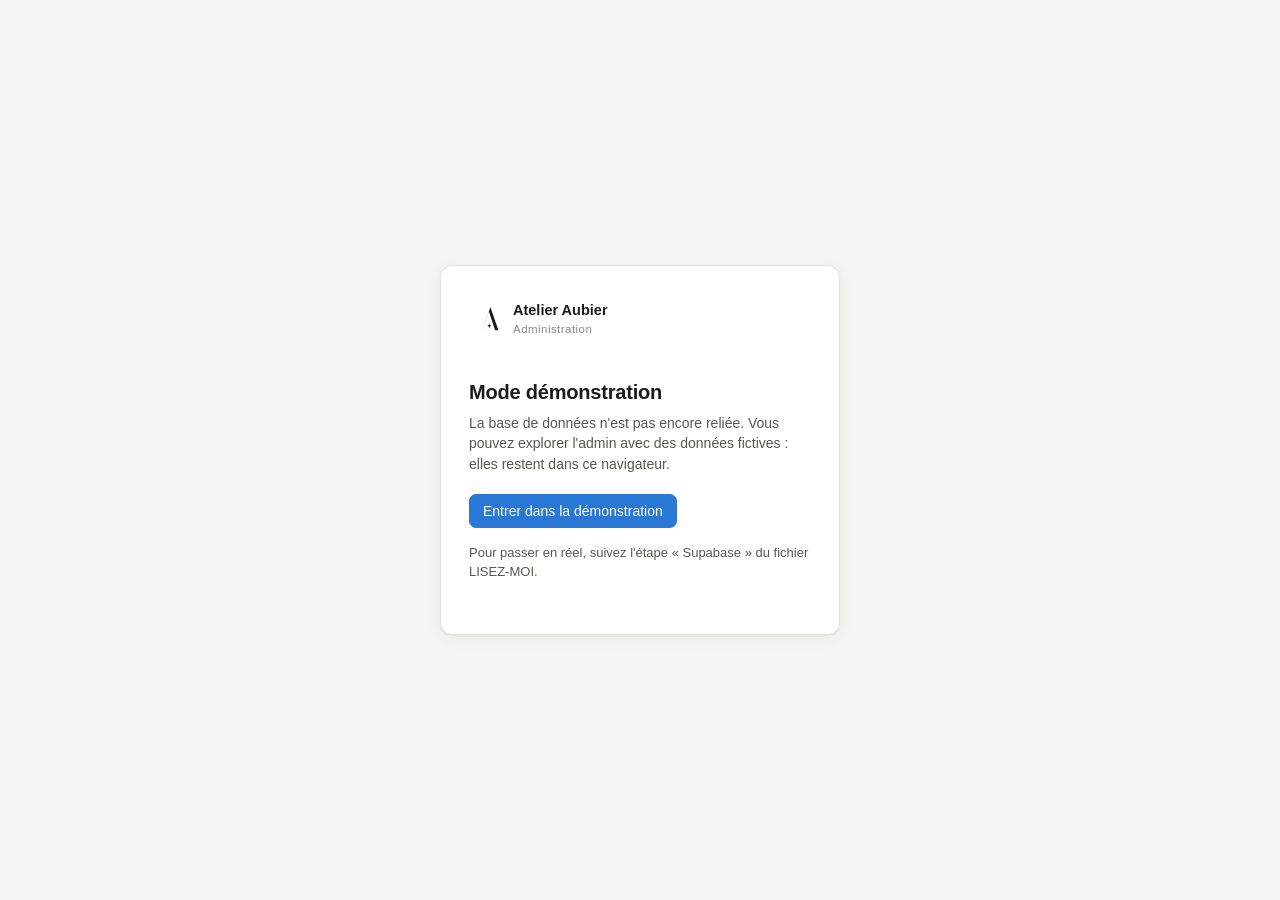
<file: admin/index.html>
<!doctype html>
<html lang="fr">
<head>
<meta charset="utf-8">
<meta name="viewport" content="width=device-width, initial-scale=1">
<meta name="robots" content="noindex, nofollow">
<title>Admin · Atelier Aubier</title>
<link rel="stylesheet" href="admin.css">
</head>
<body>

<div id="root"><div class="loading">Chargement…</div></div>
<div class="toast" id="toast" aria-live="polite"></div>
<div id="print"></div>

<script src="../js/config.js"></script>
<script src="../js/catalogue.js"></script>
<script src="../js/data.js"></script>
<script src="js/demo.js"></script>
<script src="js/core.js"></script>
<script src="js/vues-atelier.js"></script>
<script src="js/vues-catalogue.js"></script>
<script src="js/vues-stats.js"></script>
<script>Admin.start();</script>
</body>
</html>
</file>
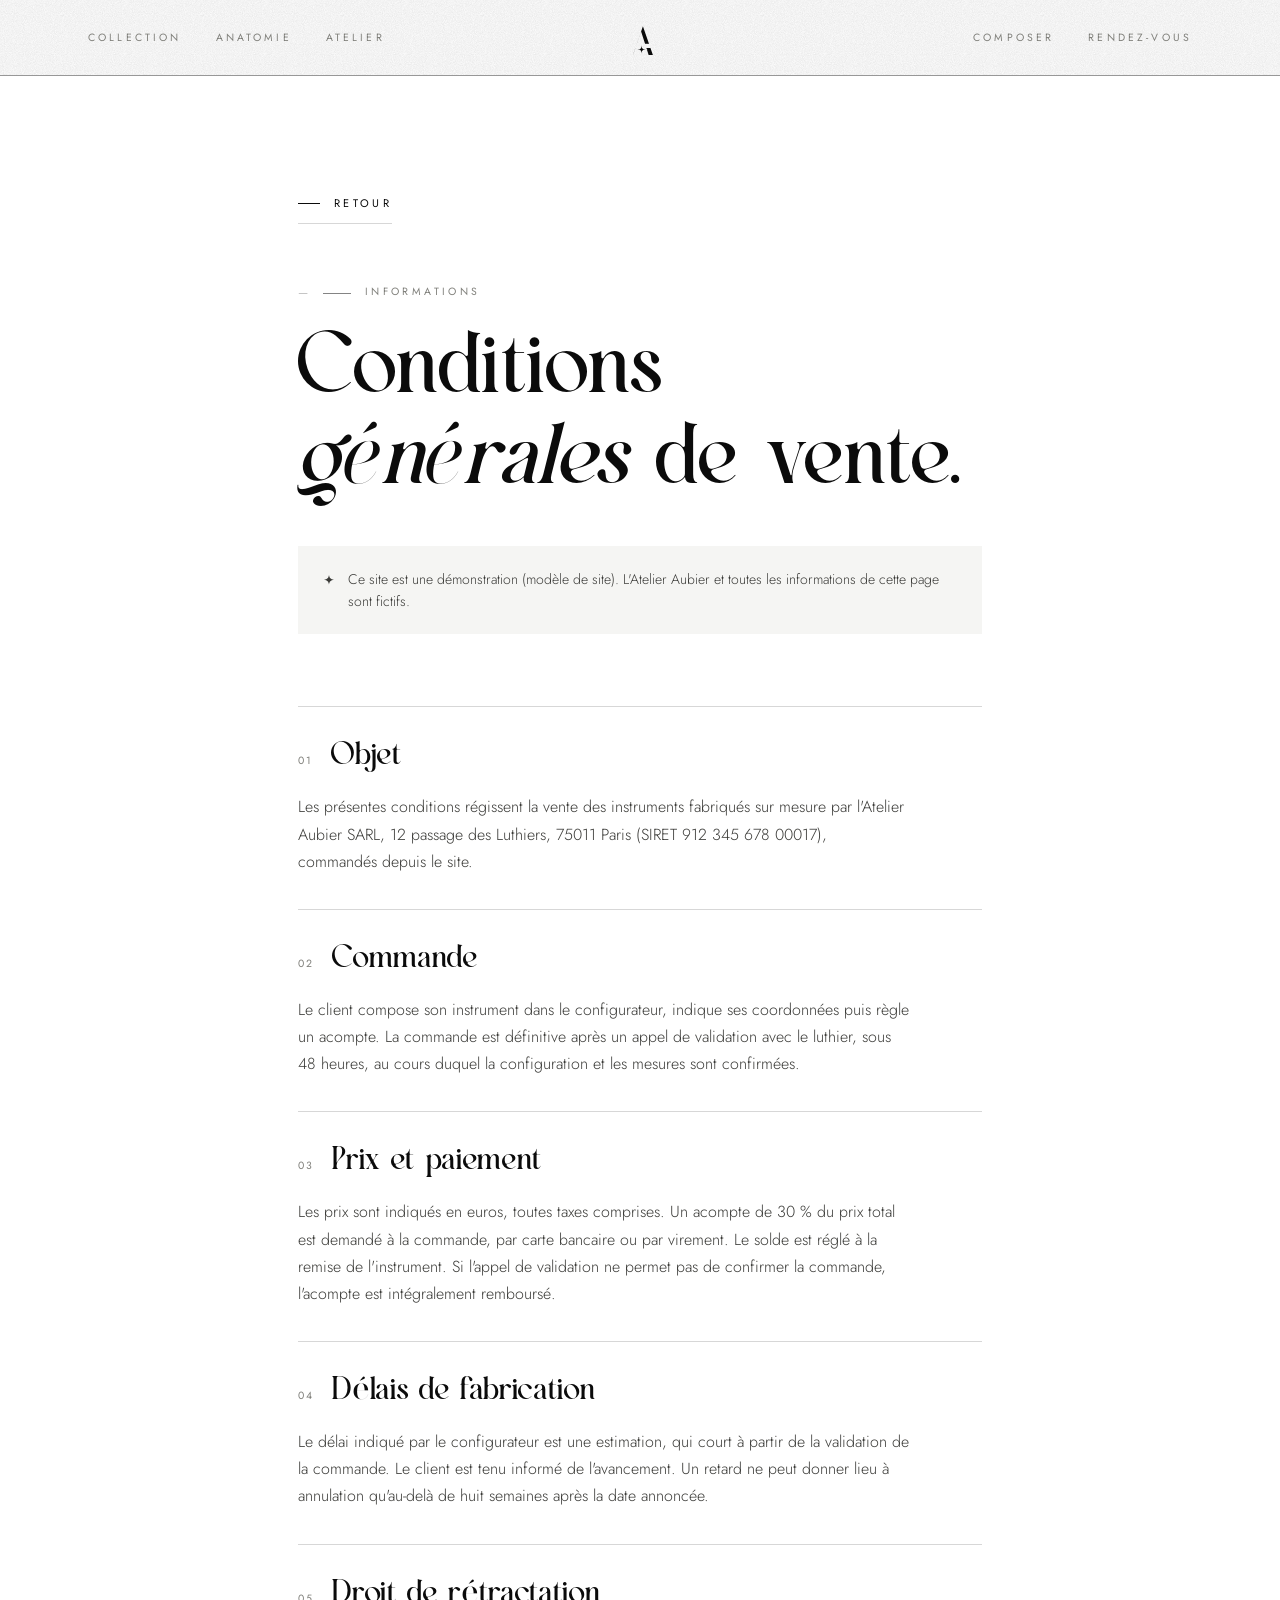
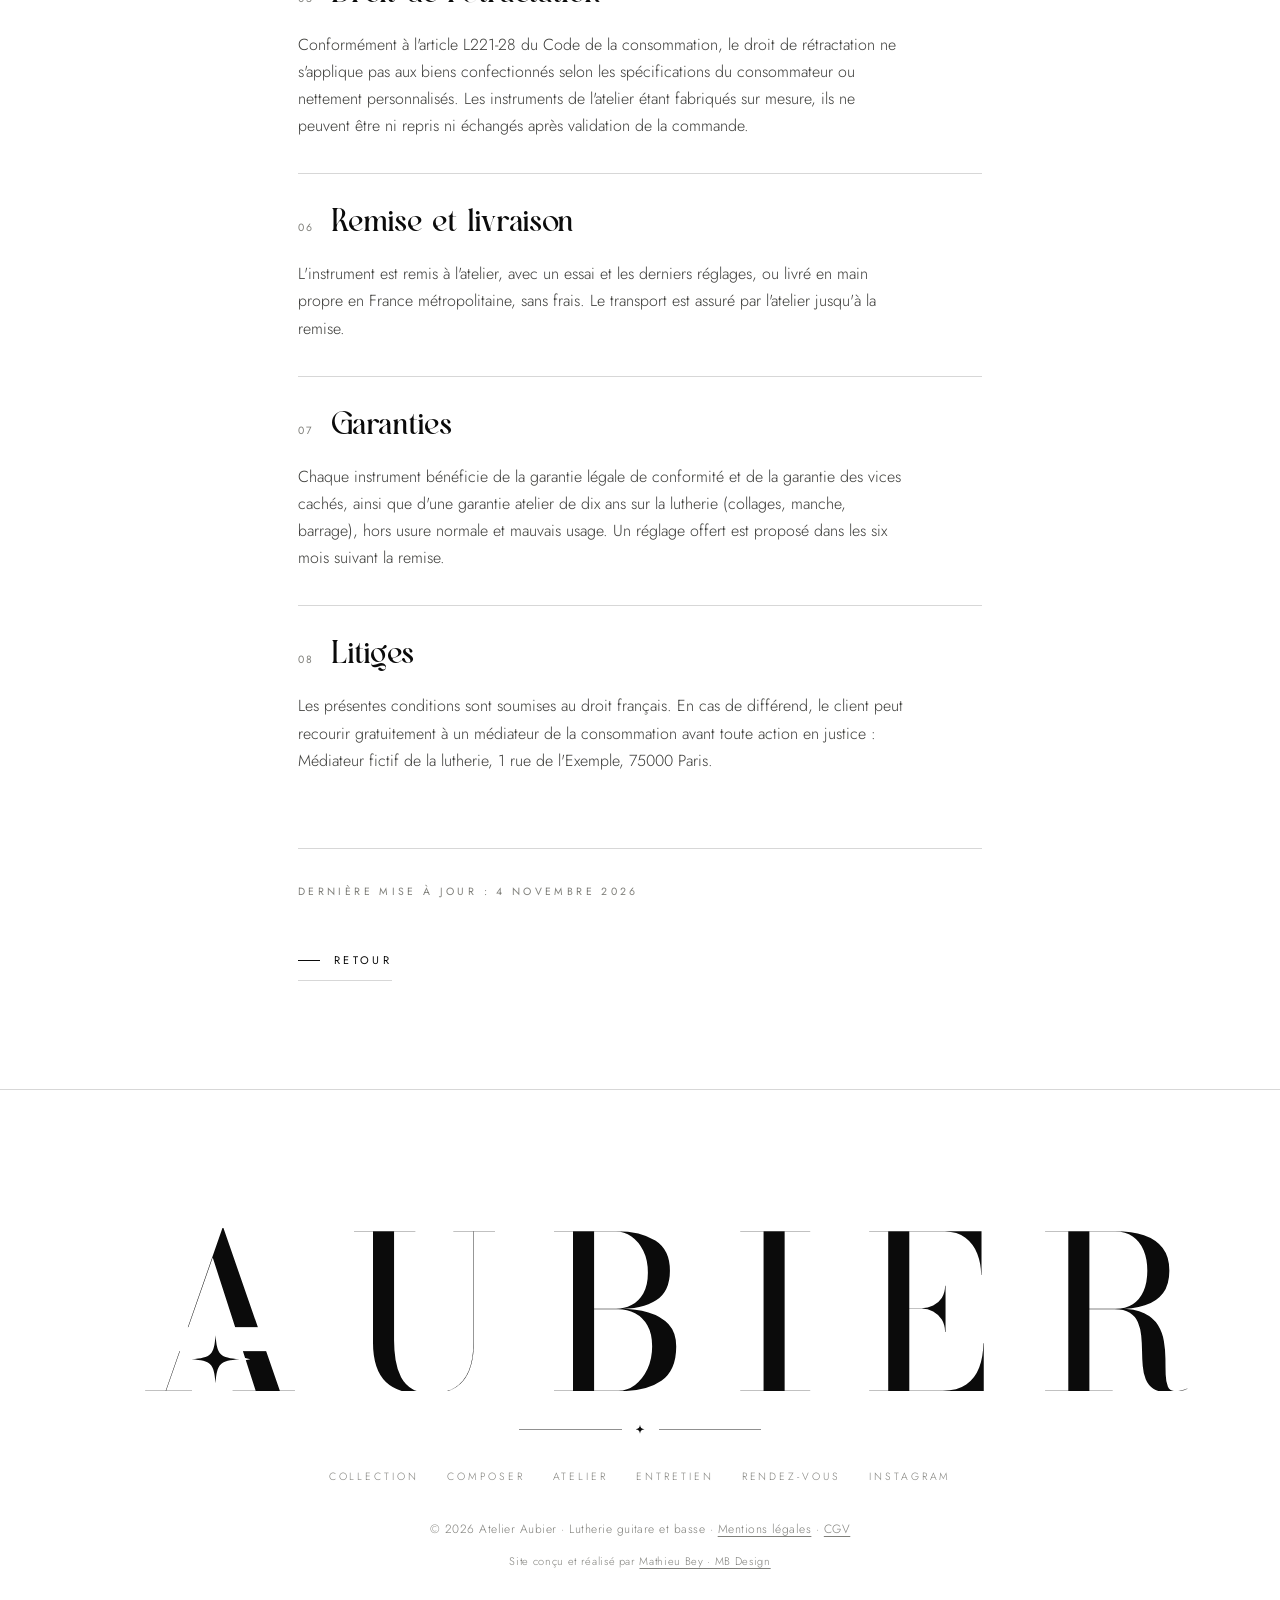
<file: cgv.html>
<!doctype html>
<html lang="fr">
<head>
<meta charset="utf-8">
<meta name="viewport" content="width=device-width, initial-scale=1, viewport-fit=cover">
<meta name="description" content="Conditions générales de vente de l'Atelier Aubier.">
<meta name="robots" content="noindex">
<title>Conditions générales de vente · Atelier Aubier</title>
<meta name="claude:viewport-fit-sides" content="cover">
<link rel="preconnect" href="https://fonts.googleapis.com">
<link rel="preconnect" href="https://fonts.gstatic.com" crossorigin>
<link rel="stylesheet" href="https://fonts.googleapis.com/css2?family=Bodoni+Moda:ital,opsz,wght@0,6..96,400..700;1,6..96,400..500&family=Monsieur+La+Doulaise&family=Jost:wght@300;400;500&display=swap">
<link rel="preload" href="assets/fonts/Blasse.woff2" as="font" type="font/woff2" crossorigin>
<link rel="stylesheet" href="css/style.css">
</head>
<body class="legal-page" data-page="cgv">

<svg width="0" height="0" style="position:absolute" aria-hidden="true">
  <symbol id="wm" viewBox="-240 -240 10316 1980"><defs><mask id="noBar" maskUnits="userSpaceOnUse" x="-240" y="-240" width="10316" height="1980"><rect x="-240" y="-240" width="10316" height="1980" fill="#fff"/><rect x="156.8" y="900.0" width="1165.6" height="225.0" fill="#000"/><path d="M697.44,873.75 C736.26,1089.08 808.36,1161.18 1023.69,1200.00 C808.36,1238.82 736.26,1310.92 697.44,1526.25 C658.61,1310.92 586.51,1238.82 371.19,1200.00 C586.51,1161.18 658.61,1089.08 697.44,873.75 Z" fill="#000"/></mask></defs><path d="M400.91595458984375 1013.9439697265625V1009.9439697265625H1033.1619262695312V1013.9439697265625ZM771.4349365234375 -30.0 1300.4349365234375 1496.0H1442.4069213867188V1500.0H856.8038940429688V1496.0H1073.5626831054688L670.7113037109375 247.6419677734375L233.85992431640625 1496.0H476.80389404296875V1500.0H36.80389404296875V1496.0H229.81213611996662L762.0560302734375 -30.0Z" mask="url(#noBar)"/><path d="M3318.1657104492188 0.0V4.0H3120.1657104492188V1040.0Q3120.1657104492188 1287.0 3016.8295288085938 1408.5Q2913.4933471679688 1530.0 2676.0731201171875 1530.0Q2415.8124389648438 1530.0 2294.8221740722656 1414.5Q2173.8319091796875 1299.0 2173.8319091796875 1040.0V4.0H1994.8038940429688V0.0H2571.5275268554688V4.0H2371.5275268554688V1020.0Q2371.5275268554688 1119.0 2385.8734436035156 1208.9439697265625Q2400.2193603515625 1298.887939453125 2437.4111938476562 1368.8038940429688Q2474.60302734375 1438.7198486328125 2542.6469523527185 1479.163818359375Q2610.690877361687 1519.6077880859375 2718.0341796875 1519.6077880859375Q2851.1937255859375 1519.6077880859375 2939.5536499023438 1467.2338562011719Q3027.91357421875 1414.8599243164062 3072.0396423339844 1308.4719848632812Q3116.1657104492188 1202.0840454101562 3116.1657104492188 1040.0V4.0H2927.1937255859375V0.0Z"/><path d="M3870.8038940429688 1500.0V1496.0H4473.472571739783Q4559.0890549879805 1496.0 4631.45501943735 1441.5Q4703.820983886719 1387.0 4747.872741699219 1293.0Q4791.924499511719 1199.0 4791.924499511719 1080.0Q4791.924499511719 961.0 4747.872741699219 884.0Q4703.820983886719 807.0 4631.517607220148 769.5Q4559.214230553578 732.0 4473.67148085772 732.0H4235.286315917969V728.0H4496.747841450706Q4638.247375488281 728.0 4756.737640380859 762.0420227050781Q4875.2279052734375 796.0840454101562 4946.4520263671875 873.3221740722656Q5017.6761474609375 950.560302734375 5017.6761474609375 1081.12060546875Q5017.6761474609375 1305.7003784179688 4878.671875 1402.8501892089844Q4739.6676025390625 1500.0 4496.406921386719 1500.0ZM4049.8319091796875 1498.0V2.0H4247.527526855469V1498.0ZM4235.286315917969 732.0V728.0H4454.165710449219Q4529.885559082031 728.0 4597.853271484375 693.0Q4665.820983886719 658.0 4708.872741699219 583.5Q4751.924499511719 509.0 4751.924499511719 390.0Q4751.924499511719 271.0 4708.872741699219 184.5Q4665.820983886719 98.0 4597.680676041362 51.0Q4529.540368196006 4.0 4454.165710449219 4.0H3870.8038940429688V0.0H4456.406921386719Q4684.6676025390625 0.0 4821.657867431641 87.5Q4958.648132324219 175.0 4958.648132324219 370.0Q4958.648132324219 564.5797729492188 4829.157867431641 648.2898864746094Q4699.6676025390625 732.0 4456.406921386719 732.0Z"/><path d="M5617.803894042969 1500.0V1496.0H5836.822427133414V4.0H5617.803894042969V0.0H6274.527526855469V4.0H6034.53787090595V1496.0H6274.527526855469V1500.0Z"/><path d="M6826.803894042969 1500.0V1496.0H7005.8319091796875V4.0H6826.803894042969V0.0H7880.8746337890625V410.0H7877.846618652344Q7877.006164550781 303.0 7840.955596923828 210.5Q7804.905029296875 118.0 7729.634613037109 61.0Q7654.364196777344 4.0 7537.364196777344 4.0H7203.527526855469V1496.0H7517.063758180852Q7654.364196777344 1496.0 7737.634613037109 1437.5Q7820.905029296875 1379.0 7858.955596923828 1278.0Q7897.006164550781 1177.0 7897.846618652344 1050.0H7901.846618652344V1500.0ZM7539.527526855469 945.680908203125Q7538.687072753906 878.680908203125 7508.056732177734 829.2606811523438Q7477.4263916015625 779.8404541015625 7427.576202392578 752.9202270507812Q7377.726013183594 726.0 7320.726013183594 726.0H7123.247375488281V722.0H7320.726013183594Q7377.726013183594 722.0 7427.576202392578 697.5797729492188Q7477.4263916015625 673.1595458984375 7508.056732177734 626.2331035689803Q7538.687072753906 579.306661239523 7539.527526855469 512.319091796875H7543.527526855469V945.680908203125Z"/><path d="M8836.803894042969 732.0V728.0H9136.231433796433Q9232.236508236292 728.0 9299.09997408885 684.2381286621094Q9365.963439941406 640.4762573242188 9400.823364257812 560.0241299333243Q9435.683288574219 479.5720025424299 9435.683288574219 370.0Q9435.683288574219 260.439697265625 9400.823364257812 177.9957275390625Q9365.963439941406 95.5517578125 9299.105624629674 49.77587890625Q9232.247809317942 4.0 9136.250831175386 4.0H8476.803894042969V0.0H9139.045104980469Q9290.885559082031 0.0 9404.155975341797 38.5Q9517.426391601562 77.0 9579.91665649414 158.5Q9642.406921386719 240.0 9642.406921386719 370.0Q9642.406921386719 500.0 9583.91665649414 579.656652360515Q9525.426391601562 659.31330472103 9413.150102376938 695.656652360515Q9300.873813152313 732.0 9139.045104980469 732.0ZM8476.803894042969 1500.0V1496.0H9111.286315917969V1500.0ZM8694.711303710938 1498.0V2.0H8892.406921386719V1498.0ZM9629.045104980469 1510.2801513671875Q9541.204650878906 1510.2801513671875 9492.15835571289 1477.5167823832303Q9443.112060546875 1444.753413399273 9420.803894042969 1389.08494606571Q9398.495727539062 1333.4164787321472 9392.855651855469 1264.2172976588174Q9387.215576171875 1195.0181165854876 9386.229583740234 1121.1400756835938Q9385.243591308594 1047.2620347816999 9378.32763671875 978.0628537083701Q9371.411682128906 908.8636726350402 9347.523742675781 853.1952053014772Q9323.635803222656 797.5267379679144 9271.216828520537 764.7633689839572Q9218.79785381842 732.0 9126.792561431195 732.0H8836.803894042969V728.0H9173.527526855469Q9320.172668457031 728.0 9406.41586303711 769.9859924316406Q9492.659057617188 811.9719848632812 9535.022121560985 880.466837205651Q9577.385185504781 948.9616895480207 9591.283992898876 1031.4528296372916Q9605.182800292969 1113.9439697265625 9605.65478515625 1196.4299621582031Q9606.126770019531 1278.9159545898438 9608.126770019531 1347.4159545898438Q9610.126770019531 1415.9159545898438 9629.14077758789 1457.9019470214844Q9648.15478515625 1499.887939453125 9701.15478515625 1499.887939453125Q9733.15478515625 1499.887939453125 9761.280853271484 1492.8319091796875Q9789.406921386719 1485.77587890625 9810.406921386719 1475.77587890625L9812.406921386719 1477.77587890625Q9788.406921386719 1490.77587890625 9742.398376464844 1500.5280151367188Q9696.389831542969 1510.2801513671875 9629.045104980469 1510.2801513671875Z"/><path d="M697.44,975.00 C711.61,1159.50 737.94,1185.83 922.44,1200.00 C737.94,1214.17 711.61,1240.50 697.44,1425.00 C683.26,1240.50 656.94,1214.17 472.44,1200.00 C656.94,1185.83 683.26,1159.50 697.44,975.00 Z"/></symbol>
  <symbol id="mono" viewBox="-123 -160 1726 1820"><defs><mask id="noBarM" maskUnits="userSpaceOnUse" x="-123" y="-160" width="1726" height="1820"><rect x="-123" y="-160" width="1726" height="1820" fill="#fff"/><rect x="156.8" y="900.0" width="1165.6" height="225.0" fill="#000"/><path d="M697.44,873.75 C736.26,1089.08 808.36,1161.18 1023.69,1200.00 C808.36,1238.82 736.26,1310.92 697.44,1526.25 C658.61,1310.92 586.51,1238.82 371.19,1200.00 C586.51,1161.18 658.61,1089.08 697.44,873.75 Z" fill="#000"/></mask></defs><path d="M400.91595458984375 1013.9439697265625V1009.9439697265625H1033.1619262695312V1013.9439697265625ZM771.4349365234375 -30.0 1300.4349365234375 1496.0H1442.4069213867188V1500.0H856.8038940429688V1496.0H1073.5626831054688L670.7113037109375 247.6419677734375L233.85992431640625 1496.0H476.80389404296875V1500.0H36.80389404296875V1496.0H229.81213611996662L762.0560302734375 -30.0Z" mask="url(#noBarM)"/><path d="M697.44,975.00 C711.61,1159.50 737.94,1185.83 922.44,1200.00 C737.94,1214.17 711.61,1240.50 697.44,1425.00 C683.26,1240.50 656.94,1214.17 472.44,1200.00 C656.94,1185.83 683.26,1159.50 697.44,975.00 Z"/></symbol>
</svg>

<header class="top" id="top">
  <div class="wrap">
    <nav class="nav" aria-label="Navigation">
      <a href="index.html#collection">Collection</a>
      <a href="index.html#anatomie">Anatomie</a>
      <a href="index.html#atelier">Atelier</a>
    </nav>
    <a class="mark" href="index.html#collection" aria-label="Atelier Aubier, accueil"><svg class="mono" viewBox="-123 -160 1726 1820" fill="currentColor"><use href="#mono"/></svg></a>
    <nav class="nav right" aria-label="Actions">
      <a href="index.html#configurateur" id="nav-cfg">Composer</a>
      <a href="index.html#rendez-vous">Rendez-vous</a>
    </nav>
    <button class="menu-btn" id="menu-open" aria-expanded="false" aria-controls="menu">Menu</button>
  </div>
</header>

<div class="overlay" id="menu" hidden>
  <div class="wrap head"><span class="mark"><svg class="wm" viewBox="-240 -240 10316 1980" fill="currentColor"><use href="#wm"/></svg></span><button class="menu-btn" style="display:block" id="menu-close">Fermer</button></div>
  <div class="wrap">
    <nav aria-label="Menu">
      <a href="index.html#collection"><i>I</i>Collection</a>
      <a href="index.html#anatomie"><i>II</i>Anatomie</a>
      <a href="index.html#configurateur"><i>III</i>Composer</a>
      <a href="index.html#atelier"><i>IV</i>L'atelier</a>
      <a href="index.html#rendez-vous"><i>V</i>Rendez-vous</a>
    </nav>
  </div>
  <div class="wrap foot">Sur rendez-vous, du mardi au samedi</div>
</div>

<main class="legal">
  <div class="wrap">
    <a class="back-link" href="index.html" data-back>Retour</a>
    <div class="legal-head">
      <p class="label chap"><i>—</i>Informations</p>
      <h1>Conditions <em>générales</em> de vente.</h1>
      <p class="legal-note"><span class="star" aria-hidden="true"></span>Ce site est une démonstration (modèle de site). L'Atelier Aubier et toutes les informations de cette page sont fictifs.</p>
    </div>

    <section>
      <h2><i>01</i>Objet</h2>
      <p>Les présentes conditions régissent la vente des instruments fabriqués sur mesure par l'Atelier Aubier SARL, 12 passage des Luthiers, 75011 Paris (SIRET 912 345 678 00017), commandés depuis le site.</p>
    </section>

    <section>
      <h2><i>02</i>Commande</h2>
      <p>Le client compose son instrument dans le configurateur, indique ses coordonnées puis règle un acompte. La commande est définitive après un appel de validation avec le luthier, sous 48 heures, au cours duquel la configuration et les mesures sont confirmées.</p>
    </section>

    <section>
      <h2><i>03</i>Prix et paiement</h2>
      <p>Les prix sont indiqués en euros, toutes taxes comprises. Un acompte de 30 % du prix total est demandé à la commande, par carte bancaire ou par virement. Le solde est réglé à la remise de l'instrument. Si l'appel de validation ne permet pas de confirmer la commande, l'acompte est intégralement remboursé.</p>
    </section>

    <section>
      <h2><i>04</i>Délais de fabrication</h2>
      <p>Le délai indiqué par le configurateur est une estimation, qui court à partir de la validation de la commande. Le client est tenu informé de l'avancement. Un retard ne peut donner lieu à annulation qu'au-delà de huit semaines après la date annoncée.</p>
    </section>

    <section>
      <h2><i>05</i>Droit de rétractation</h2>
      <p>Conformément à l'article L221-28 du Code de la consommation, le droit de rétractation ne s'applique pas aux biens confectionnés selon les spécifications du consommateur ou nettement personnalisés. Les instruments de l'atelier étant fabriqués sur mesure, ils ne peuvent être ni repris ni échangés après validation de la commande.</p>
    </section>

    <section>
      <h2><i>06</i>Remise et livraison</h2>
      <p>L'instrument est remis à l'atelier, avec un essai et les derniers réglages, ou livré en main propre en France métropolitaine, sans frais. Le transport est assuré par l'atelier jusqu'à la remise.</p>
    </section>

    <section>
      <h2><i>07</i>Garanties</h2>
      <p>Chaque instrument bénéficie de la garantie légale de conformité et de la garantie des vices cachés, ainsi que d'une garantie atelier de dix ans sur la lutherie (collages, manche, barrage), hors usure normale et mauvais usage. Un réglage offert est proposé dans les six mois suivant la remise.</p>
    </section>

    <section>
      <h2><i>08</i>Litiges</h2>
      <p>Les présentes conditions sont soumises au droit français. En cas de différend, le client peut recourir gratuitement à un médiateur de la consommation avant toute action en justice : Médiateur fictif de la lutherie, 1 rue de l'Exemple, 75000 Paris.</p>
    </section>

    <p class="legal-date label">Dernière mise à jour : 4 novembre 2026</p>
    <a class="back-link end" href="index.html" data-back>Retour</a>
  </div>
</main>


<footer class="site">
  <div class="wrap inner">
    <div class="big" aria-label="Aubier"><svg class="wm" viewBox="-240 -240 10316 1980" fill="currentColor"><use href="#wm"/></svg></div>
    <div class="rule" aria-hidden="true"><span class="star"></span></div>
    <nav aria-label="Pied de page"><a href="index.html#collection">Collection</a><a href="index.html#configurateur">Composer</a><a href="index.html#atelier">Atelier</a><a href="index.html#entretien">Entretien</a><a href="index.html#rendez-vous">Rendez-vous</a><a href="https://www.instagram.com/">Instagram</a></nav>
    <small>© 2026 Atelier Aubier · Lutherie guitare et basse · <a href="mentions-legales.html">Mentions légales</a> · <a href="cgv.html">CGV</a></small>
    <small class="credit">Site conçu et réalisé par <a href="https://mb-design.framer.website" target="_blank" rel="noopener">Mathieu Bey · MB Design</a></small>
  </div>
</footer>

<script src="js/config.js"></script>
<script src="js/catalogue.js"></script>
<script src="js/data.js"></script>
<script src="js/legal.js"></script>
</body>
</html>
</file>
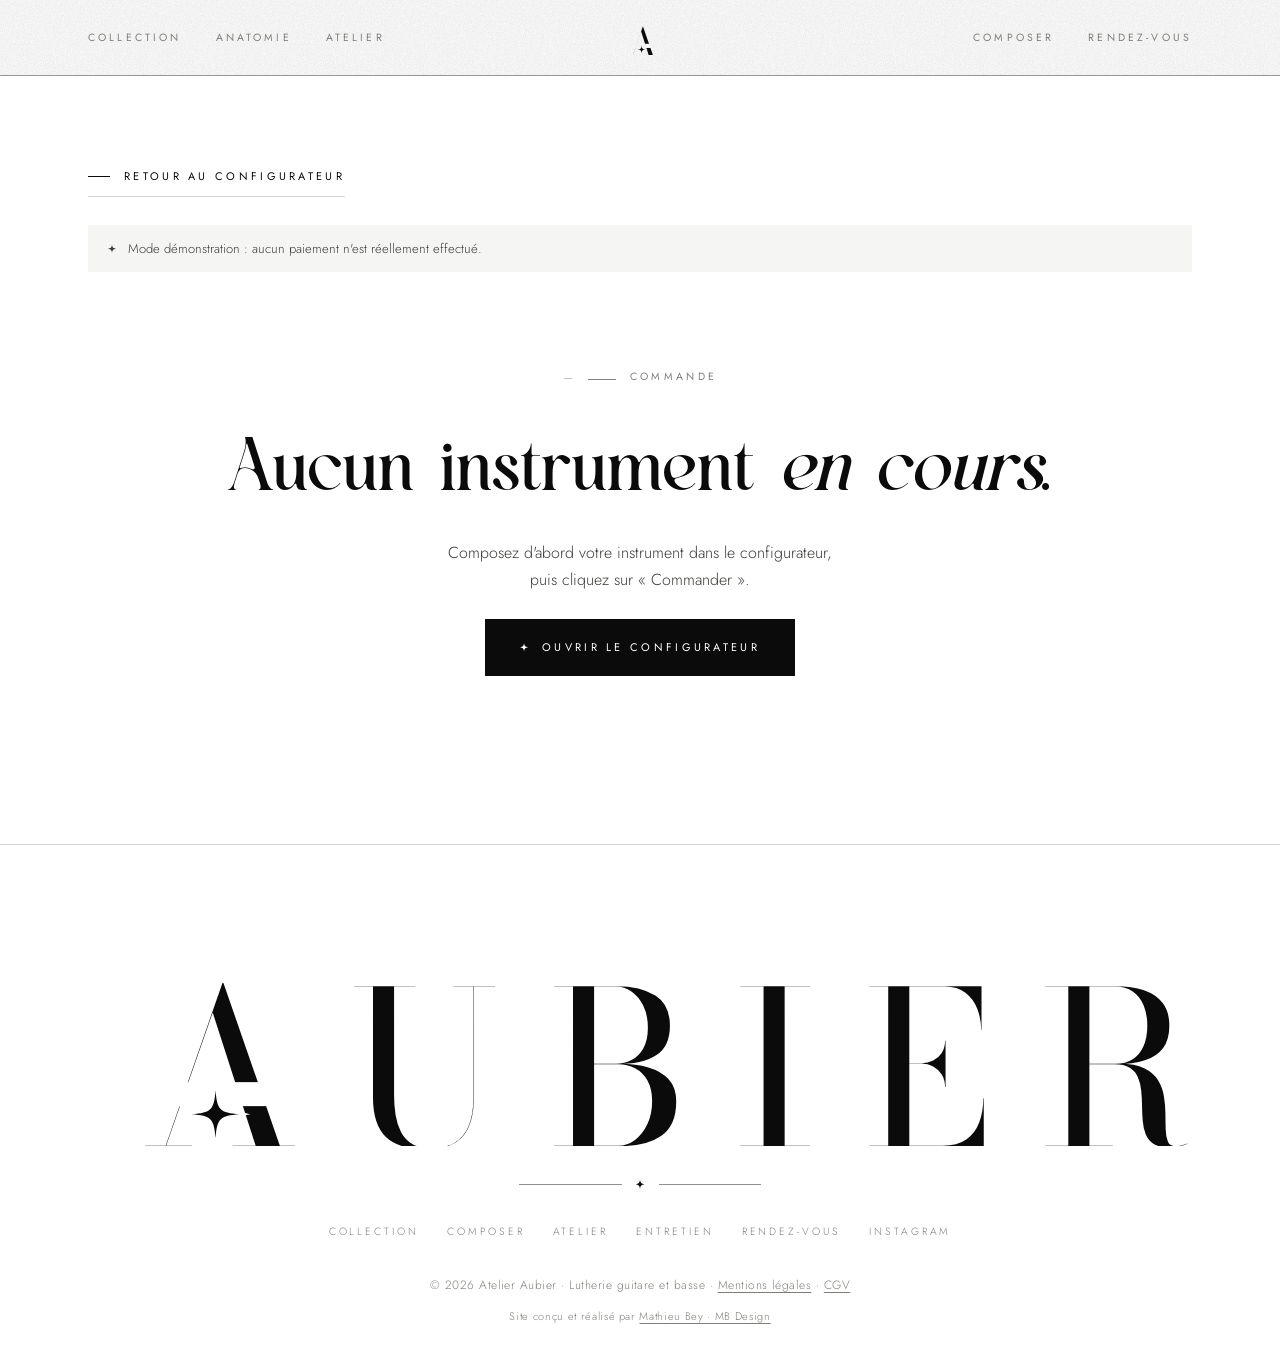
<file: commande.html>
<!doctype html>
<html lang="fr">
<head>
<meta charset="utf-8">
<meta name="viewport" content="width=device-width, initial-scale=1, viewport-fit=cover">
<meta name="description" content="Commande et acompte de votre instrument sur mesure.">
<meta name="robots" content="noindex">
<title>Commande · Atelier Aubier</title>
<meta name="claude:viewport-fit-sides" content="cover">
<link rel="preconnect" href="https://fonts.googleapis.com">
<link rel="preconnect" href="https://fonts.gstatic.com" crossorigin>
<link rel="stylesheet" href="https://fonts.googleapis.com/css2?family=Bodoni+Moda:ital,opsz,wght@0,6..96,400..700;1,6..96,400..500&family=Monsieur+La+Doulaise&family=Jost:wght@300;400;500&display=swap">
<link rel="preload" href="assets/fonts/Blasse.woff2" as="font" type="font/woff2" crossorigin>
<link rel="stylesheet" href="css/style.css">
</head>
<body class="order-page" data-page="commande">

<svg width="0" height="0" style="position:absolute" aria-hidden="true">
  <symbol id="wm" viewBox="-240 -240 10316 1980"><defs><mask id="noBar" maskUnits="userSpaceOnUse" x="-240" y="-240" width="10316" height="1980"><rect x="-240" y="-240" width="10316" height="1980" fill="#fff"/><rect x="156.8" y="900.0" width="1165.6" height="225.0" fill="#000"/><path d="M697.44,873.75 C736.26,1089.08 808.36,1161.18 1023.69,1200.00 C808.36,1238.82 736.26,1310.92 697.44,1526.25 C658.61,1310.92 586.51,1238.82 371.19,1200.00 C586.51,1161.18 658.61,1089.08 697.44,873.75 Z" fill="#000"/></mask></defs><path d="M400.91595458984375 1013.9439697265625V1009.9439697265625H1033.1619262695312V1013.9439697265625ZM771.4349365234375 -30.0 1300.4349365234375 1496.0H1442.4069213867188V1500.0H856.8038940429688V1496.0H1073.5626831054688L670.7113037109375 247.6419677734375L233.85992431640625 1496.0H476.80389404296875V1500.0H36.80389404296875V1496.0H229.81213611996662L762.0560302734375 -30.0Z" mask="url(#noBar)"/><path d="M3318.1657104492188 0.0V4.0H3120.1657104492188V1040.0Q3120.1657104492188 1287.0 3016.8295288085938 1408.5Q2913.4933471679688 1530.0 2676.0731201171875 1530.0Q2415.8124389648438 1530.0 2294.8221740722656 1414.5Q2173.8319091796875 1299.0 2173.8319091796875 1040.0V4.0H1994.8038940429688V0.0H2571.5275268554688V4.0H2371.5275268554688V1020.0Q2371.5275268554688 1119.0 2385.8734436035156 1208.9439697265625Q2400.2193603515625 1298.887939453125 2437.4111938476562 1368.8038940429688Q2474.60302734375 1438.7198486328125 2542.6469523527185 1479.163818359375Q2610.690877361687 1519.6077880859375 2718.0341796875 1519.6077880859375Q2851.1937255859375 1519.6077880859375 2939.5536499023438 1467.2338562011719Q3027.91357421875 1414.8599243164062 3072.0396423339844 1308.4719848632812Q3116.1657104492188 1202.0840454101562 3116.1657104492188 1040.0V4.0H2927.1937255859375V0.0Z"/><path d="M3870.8038940429688 1500.0V1496.0H4473.472571739783Q4559.0890549879805 1496.0 4631.45501943735 1441.5Q4703.820983886719 1387.0 4747.872741699219 1293.0Q4791.924499511719 1199.0 4791.924499511719 1080.0Q4791.924499511719 961.0 4747.872741699219 884.0Q4703.820983886719 807.0 4631.517607220148 769.5Q4559.214230553578 732.0 4473.67148085772 732.0H4235.286315917969V728.0H4496.747841450706Q4638.247375488281 728.0 4756.737640380859 762.0420227050781Q4875.2279052734375 796.0840454101562 4946.4520263671875 873.3221740722656Q5017.6761474609375 950.560302734375 5017.6761474609375 1081.12060546875Q5017.6761474609375 1305.7003784179688 4878.671875 1402.8501892089844Q4739.6676025390625 1500.0 4496.406921386719 1500.0ZM4049.8319091796875 1498.0V2.0H4247.527526855469V1498.0ZM4235.286315917969 732.0V728.0H4454.165710449219Q4529.885559082031 728.0 4597.853271484375 693.0Q4665.820983886719 658.0 4708.872741699219 583.5Q4751.924499511719 509.0 4751.924499511719 390.0Q4751.924499511719 271.0 4708.872741699219 184.5Q4665.820983886719 98.0 4597.680676041362 51.0Q4529.540368196006 4.0 4454.165710449219 4.0H3870.8038940429688V0.0H4456.406921386719Q4684.6676025390625 0.0 4821.657867431641 87.5Q4958.648132324219 175.0 4958.648132324219 370.0Q4958.648132324219 564.5797729492188 4829.157867431641 648.2898864746094Q4699.6676025390625 732.0 4456.406921386719 732.0Z"/><path d="M5617.803894042969 1500.0V1496.0H5836.822427133414V4.0H5617.803894042969V0.0H6274.527526855469V4.0H6034.53787090595V1496.0H6274.527526855469V1500.0Z"/><path d="M6826.803894042969 1500.0V1496.0H7005.8319091796875V4.0H6826.803894042969V0.0H7880.8746337890625V410.0H7877.846618652344Q7877.006164550781 303.0 7840.955596923828 210.5Q7804.905029296875 118.0 7729.634613037109 61.0Q7654.364196777344 4.0 7537.364196777344 4.0H7203.527526855469V1496.0H7517.063758180852Q7654.364196777344 1496.0 7737.634613037109 1437.5Q7820.905029296875 1379.0 7858.955596923828 1278.0Q7897.006164550781 1177.0 7897.846618652344 1050.0H7901.846618652344V1500.0ZM7539.527526855469 945.680908203125Q7538.687072753906 878.680908203125 7508.056732177734 829.2606811523438Q7477.4263916015625 779.8404541015625 7427.576202392578 752.9202270507812Q7377.726013183594 726.0 7320.726013183594 726.0H7123.247375488281V722.0H7320.726013183594Q7377.726013183594 722.0 7427.576202392578 697.5797729492188Q7477.4263916015625 673.1595458984375 7508.056732177734 626.2331035689803Q7538.687072753906 579.306661239523 7539.527526855469 512.319091796875H7543.527526855469V945.680908203125Z"/><path d="M8836.803894042969 732.0V728.0H9136.231433796433Q9232.236508236292 728.0 9299.09997408885 684.2381286621094Q9365.963439941406 640.4762573242188 9400.823364257812 560.0241299333243Q9435.683288574219 479.5720025424299 9435.683288574219 370.0Q9435.683288574219 260.439697265625 9400.823364257812 177.9957275390625Q9365.963439941406 95.5517578125 9299.105624629674 49.77587890625Q9232.247809317942 4.0 9136.250831175386 4.0H8476.803894042969V0.0H9139.045104980469Q9290.885559082031 0.0 9404.155975341797 38.5Q9517.426391601562 77.0 9579.91665649414 158.5Q9642.406921386719 240.0 9642.406921386719 370.0Q9642.406921386719 500.0 9583.91665649414 579.656652360515Q9525.426391601562 659.31330472103 9413.150102376938 695.656652360515Q9300.873813152313 732.0 9139.045104980469 732.0ZM8476.803894042969 1500.0V1496.0H9111.286315917969V1500.0ZM8694.711303710938 1498.0V2.0H8892.406921386719V1498.0ZM9629.045104980469 1510.2801513671875Q9541.204650878906 1510.2801513671875 9492.15835571289 1477.5167823832303Q9443.112060546875 1444.753413399273 9420.803894042969 1389.08494606571Q9398.495727539062 1333.4164787321472 9392.855651855469 1264.2172976588174Q9387.215576171875 1195.0181165854876 9386.229583740234 1121.1400756835938Q9385.243591308594 1047.2620347816999 9378.32763671875 978.0628537083701Q9371.411682128906 908.8636726350402 9347.523742675781 853.1952053014772Q9323.635803222656 797.5267379679144 9271.216828520537 764.7633689839572Q9218.79785381842 732.0 9126.792561431195 732.0H8836.803894042969V728.0H9173.527526855469Q9320.172668457031 728.0 9406.41586303711 769.9859924316406Q9492.659057617188 811.9719848632812 9535.022121560985 880.466837205651Q9577.385185504781 948.9616895480207 9591.283992898876 1031.4528296372916Q9605.182800292969 1113.9439697265625 9605.65478515625 1196.4299621582031Q9606.126770019531 1278.9159545898438 9608.126770019531 1347.4159545898438Q9610.126770019531 1415.9159545898438 9629.14077758789 1457.9019470214844Q9648.15478515625 1499.887939453125 9701.15478515625 1499.887939453125Q9733.15478515625 1499.887939453125 9761.280853271484 1492.8319091796875Q9789.406921386719 1485.77587890625 9810.406921386719 1475.77587890625L9812.406921386719 1477.77587890625Q9788.406921386719 1490.77587890625 9742.398376464844 1500.5280151367188Q9696.389831542969 1510.2801513671875 9629.045104980469 1510.2801513671875Z"/><path d="M697.44,975.00 C711.61,1159.50 737.94,1185.83 922.44,1200.00 C737.94,1214.17 711.61,1240.50 697.44,1425.00 C683.26,1240.50 656.94,1214.17 472.44,1200.00 C656.94,1185.83 683.26,1159.50 697.44,975.00 Z"/></symbol>
  <symbol id="mono" viewBox="-123 -160 1726 1820"><defs><mask id="noBarM" maskUnits="userSpaceOnUse" x="-123" y="-160" width="1726" height="1820"><rect x="-123" y="-160" width="1726" height="1820" fill="#fff"/><rect x="156.8" y="900.0" width="1165.6" height="225.0" fill="#000"/><path d="M697.44,873.75 C736.26,1089.08 808.36,1161.18 1023.69,1200.00 C808.36,1238.82 736.26,1310.92 697.44,1526.25 C658.61,1310.92 586.51,1238.82 371.19,1200.00 C586.51,1161.18 658.61,1089.08 697.44,873.75 Z" fill="#000"/></mask></defs><path d="M400.91595458984375 1013.9439697265625V1009.9439697265625H1033.1619262695312V1013.9439697265625ZM771.4349365234375 -30.0 1300.4349365234375 1496.0H1442.4069213867188V1500.0H856.8038940429688V1496.0H1073.5626831054688L670.7113037109375 247.6419677734375L233.85992431640625 1496.0H476.80389404296875V1500.0H36.80389404296875V1496.0H229.81213611996662L762.0560302734375 -30.0Z" mask="url(#noBarM)"/><path d="M697.44,975.00 C711.61,1159.50 737.94,1185.83 922.44,1200.00 C737.94,1214.17 711.61,1240.50 697.44,1425.00 C683.26,1240.50 656.94,1214.17 472.44,1200.00 C656.94,1185.83 683.26,1159.50 697.44,975.00 Z"/></symbol>
</svg>

<header class="top" id="top">
  <div class="wrap">
    <nav class="nav" aria-label="Navigation">
      <a href="index.html#collection">Collection</a>
      <a href="index.html#anatomie">Anatomie</a>
      <a href="index.html#atelier">Atelier</a>
    </nav>
    <a class="mark" href="index.html#collection" aria-label="Atelier Aubier, accueil"><svg class="mono" viewBox="-123 -160 1726 1820" fill="currentColor"><use href="#mono"/></svg></a>
    <nav class="nav right" aria-label="Actions">
      <a href="index.html#configurateur" id="nav-cfg">Composer</a>
      <a href="index.html#rendez-vous">Rendez-vous</a>
    </nav>
    <button class="menu-btn" id="menu-open" aria-expanded="false" aria-controls="menu">Menu</button>
  </div>
</header>

<div class="overlay" id="menu" hidden>
  <div class="wrap head"><span class="mark"><svg class="wm" viewBox="-240 -240 10316 1980" fill="currentColor"><use href="#wm"/></svg></span><button class="menu-btn" style="display:block" id="menu-close">Fermer</button></div>
  <div class="wrap">
    <nav aria-label="Menu">
      <a href="index.html#collection"><i>I</i>Collection</a>
      <a href="index.html#anatomie"><i>II</i>Anatomie</a>
      <a href="index.html#configurateur"><i>III</i>Composer</a>
      <a href="index.html#atelier"><i>IV</i>L'atelier</a>
      <a href="index.html#rendez-vous"><i>V</i>Rendez-vous</a>
    </nav>
  </div>
  <div class="wrap foot">Sur rendez-vous, du mardi au samedi</div>
</div>

<main class="order" id="order">
  <div class="wrap">
    <a class="back-link" href="index.html#configurateur">Retour au configurateur</a>

    <p class="demo-banner"><span class="star" aria-hidden="true"></span><span id="demo-note">Mode démonstration : aucun paiement n'est réellement effectué.</span></p>

    <!-- Aucune configuration transmise -->
    <div class="order-empty" id="order-empty" hidden>
      <p class="label chap"><i>—</i>Commande</p>
      <h1>Aucun instrument <em>en cours</em>.</h1>
      <p>Composez d'abord votre instrument dans le configurateur, puis cliquez sur « Commander ».</p>
      <a class="btn" href="index.html#configurateur"><span class="star"></span>Ouvrir le configurateur</a>
    </div>

    <div class="order-grid" id="order-flow" hidden>
      <div class="order-main">
        <div class="order-head">
          <p class="label chap"><i>—</i>Commande</p>
          <h1>Votre <em>instrument</em>.</h1>
        </div>

        <ol class="steps-bar" aria-label="Étapes de la commande">
          <li data-step="1" class="on"><i>01</i>Coordonnées</li>
          <li data-step="2"><i>02</i>Acompte</li>
          <li data-step="3"><i>03</i>Confirmation</li>
        </ol>

        <!-- Étape 1 : coordonnées -->
        <form class="f order-step" id="step-1" novalidate>
          <div class="field"><label for="o-first">Prénom</label><input id="o-first" name="first" autocomplete="given-name" required></div>
          <div class="field"><label for="o-last">Nom</label><input id="o-last" name="last" autocomplete="family-name" required></div>
          <div class="field"><label for="o-mail">E-mail</label><input id="o-mail" name="email" type="email" autocomplete="email" required></div>
          <div class="field"><label for="o-tel">Téléphone</label><input id="o-tel" name="tel" type="tel" autocomplete="tel" required></div>

          <fieldset class="field full choice">
            <legend>Remise de l'instrument</legend>
            <label class="opt-line"><input type="radio" name="delivery" value="atelier" checked><span><b>Retrait à l'atelier</b>Essai et derniers réglages avec le luthier, à Paris.</span></label>
            <label class="opt-line"><input type="radio" name="delivery" value="livraison"><span><b>Livraison assurée</b>Offerte en France métropolitaine, remise en main propre.</span></label>
          </fieldset>

          <div class="addr full" id="o-addr" hidden>
            <div class="field full"><label for="o-street">Adresse</label><input id="o-street" name="street" autocomplete="street-address"></div>
            <div class="field"><label for="o-zip">Code postal</label><input id="o-zip" name="zip" autocomplete="postal-code" inputmode="numeric"></div>
            <div class="field"><label for="o-city">Ville</label><input id="o-city" name="city" autocomplete="address-level2"></div>
          </div>

          <div class="field full"><label for="o-notes">Remarques pour l'atelier (facultatif)</label><textarea id="o-notes" name="notes" placeholder="Gaucher, profil de manche, tirant de cordes, date souhaitée…"></textarea></div>

          <div class="form-foot"><button class="btn" type="submit"><span class="star"></span>Continuer vers l'acompte</button><span class="status" id="s1-status" role="status"></span></div>
        </form>

        <!-- Étape 2 : acompte -->
        <form class="f order-step" id="step-2" novalidate hidden>
          <fieldset class="field full choice">
            <legend>Moyen de paiement</legend>
            <label class="opt-line"><input type="radio" name="pay" value="carte" checked><span><b>Carte bancaire</b>Paiement immédiat sur une page sécurisée.</span></label>
            <label class="opt-line"><input type="radio" name="pay" value="virement"><span><b>Virement bancaire</b>La fabrication commence à réception de l'acompte.</span></label>
          </fieldset>

          <div class="card full" id="pay-card">
            <div class="field full"><label for="o-cc">Numéro de carte</label><input id="o-cc" name="cc" inputmode="numeric" autocomplete="cc-number" placeholder="4242 4242 4242 4242" maxlength="19"></div>
            <div class="field"><label for="o-exp">Expiration</label><input id="o-exp" name="exp" inputmode="numeric" autocomplete="cc-exp" placeholder="MM / AA" maxlength="7"></div>
            <div class="field"><label for="o-cvc">Cryptogramme</label><input id="o-cvc" name="cvc" inputmode="numeric" autocomplete="cc-csc" placeholder="123" maxlength="4"></div>
            <p class="hint-demo full">Démonstration : n'importe quel numéro de 16 chiffres et une date future conviennent.</p>
          </div>

          <div class="wire full" id="pay-wire" hidden>
            <dl>
              <div><dt>Bénéficiaire</dt><dd data-s="bank_holder">Atelier Aubier SARL</dd></div>
              <div><dt>IBAN</dt><dd data-s="iban">FR76 0000 0000 0000 0000 0000 000</dd></div>
              <div><dt>BIC</dt><dd data-s="bic">AUBRFRPPXXX</dd></div>
              <div><dt>Référence</dt><dd id="wire-ref">Votre numéro de commande, donné à l'étape suivante</dd></div>
            </dl>
            <p class="hint-demo">Coordonnées bancaires fictives. Indiquez la référence dans le libellé du virement.</p>
          </div>

          <label class="cgv full"><input type="checkbox" name="cgv" required><span>J'ai lu et j'accepte les <a href="cgv.html" target="_blank" rel="noopener">conditions générales de vente</a>. Je comprends qu'un instrument fabriqué sur mesure n'ouvre pas de droit de rétractation.</span></label>

          <div class="form-foot">
            <button class="btn" type="submit" id="pay-btn"><span class="star"></span><span id="pay-label">Payer l'acompte</span></button>
            <button class="text-btn" type="button" id="back-1">Modifier mes coordonnées</button>
            <span class="status" id="s2-status" role="status"></span>
          </div>
        </form>

        <!-- Étape 3 : confirmation -->
        <section class="order-step done-step" id="step-3" hidden aria-live="polite">
          <span class="big-star" aria-hidden="true"></span>
          <p class="label">Commande <b id="d-num">—</b></p>
          <h2 id="d-title">Merci.</h2>
          <p class="lead" id="d-lead">—</p>
          <ol class="next">
            <li><i>01</i><div><b>Sous 48 heures</b>Le luthier vous appelle pour valider la configuration et prendre vos mesures.</div></li>
            <li><i>02</i><div><b>Fabrication</b><span id="d-weeks">—</span> à l'établi. Vous recevez des photos aux grandes étapes.</div></li>
            <li><i>03</i><div><b>Remise de l'instrument</b><span id="d-delivery">—</span> Le solde de <span id="d-balance">—</span> est réglé à ce moment-là.</div></li>
          </ol>
          <div class="form-foot"><a class="btn" href="index.html"><span class="star"></span>Retour à l'accueil</a><a class="text-btn" id="d-track" href="suivi.html">Suivre ma commande</a></div>
        </section>
      </div>

      <!-- Récapitulatif, toujours visible -->
      <aside class="order-sum" aria-label="Récapitulatif">
        <button class="sum-toggle" type="button" id="sum-toggle" aria-expanded="false" aria-controls="sum-card"><span><b id="t-model">—</b><small>Voir le récapitulatif</small></span><span class="t-dep"><small>Acompte</small><b id="t-deposit">—</b></span></button>
        <div class="sum-card" id="sum-card">
          <p class="label">Récapitulatif</p>
          <div class="sum-model"><span class="sw" id="r-swatch" aria-hidden="true"></span><div><b id="r-model">—</b><small id="r-kind">—</small></div></div>
          <ul class="sum-lines" id="r-lines"></ul>
          <div class="sum-tot"><span>Total</span><b id="r-total">—</b></div>
          <div class="sum-dep"><span>Acompte aujourd'hui (<span id="r-rate">30</span> %)</span><b id="r-deposit">—</b></div>
          <div class="sum-bal"><span>Solde à la remise</span><span id="r-balance">—</span></div>
          <p class="sum-weeks" id="r-weeks">—</p>
          <a class="sum-edit" href="index.html#configurateur">Modifier la configuration</a>
        </div>
      </aside>
    </div>
  </div>
</main>


<footer class="site">
  <div class="wrap inner">
    <div class="big" aria-label="Aubier"><svg class="wm" viewBox="-240 -240 10316 1980" fill="currentColor"><use href="#wm"/></svg></div>
    <div class="rule" aria-hidden="true"><span class="star"></span></div>
    <nav aria-label="Pied de page"><a href="index.html#collection">Collection</a><a href="index.html#configurateur">Composer</a><a href="index.html#atelier">Atelier</a><a href="index.html#entretien">Entretien</a><a href="index.html#rendez-vous">Rendez-vous</a><a href="https://www.instagram.com/">Instagram</a></nav>
    <small>© 2026 Atelier Aubier · Lutherie guitare et basse · <a href="mentions-legales.html">Mentions légales</a> · <a href="cgv.html">CGV</a></small>
    <small class="credit">Site conçu et réalisé par <a href="https://mb-design.framer.website" target="_blank" rel="noopener">Mathieu Bey · MB Design</a></small>
  </div>
</footer>

<script src="js/config.js"></script>
<script src="js/catalogue.js"></script>
<script src="js/data.js"></script>
<script src="js/legal.js"></script>
<script src="js/commande.js"></script>
</body>
</html>
</file>
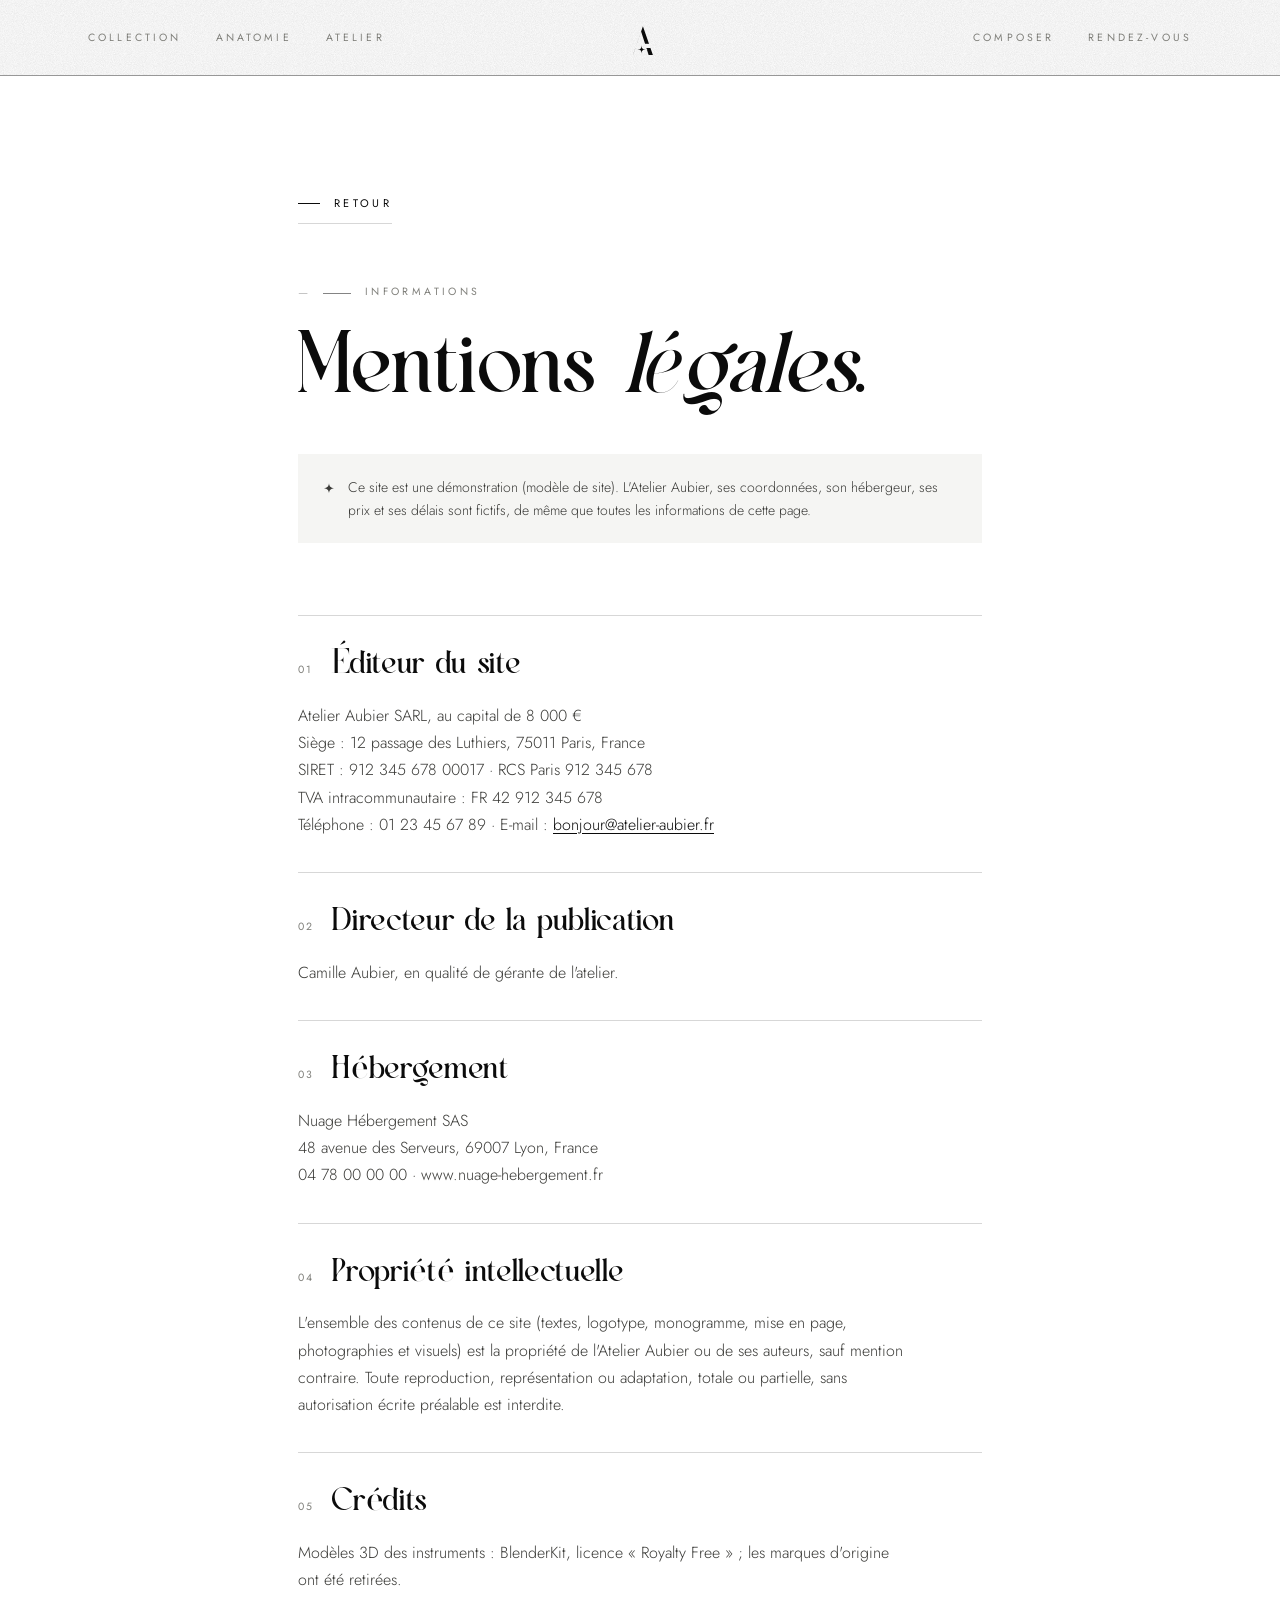
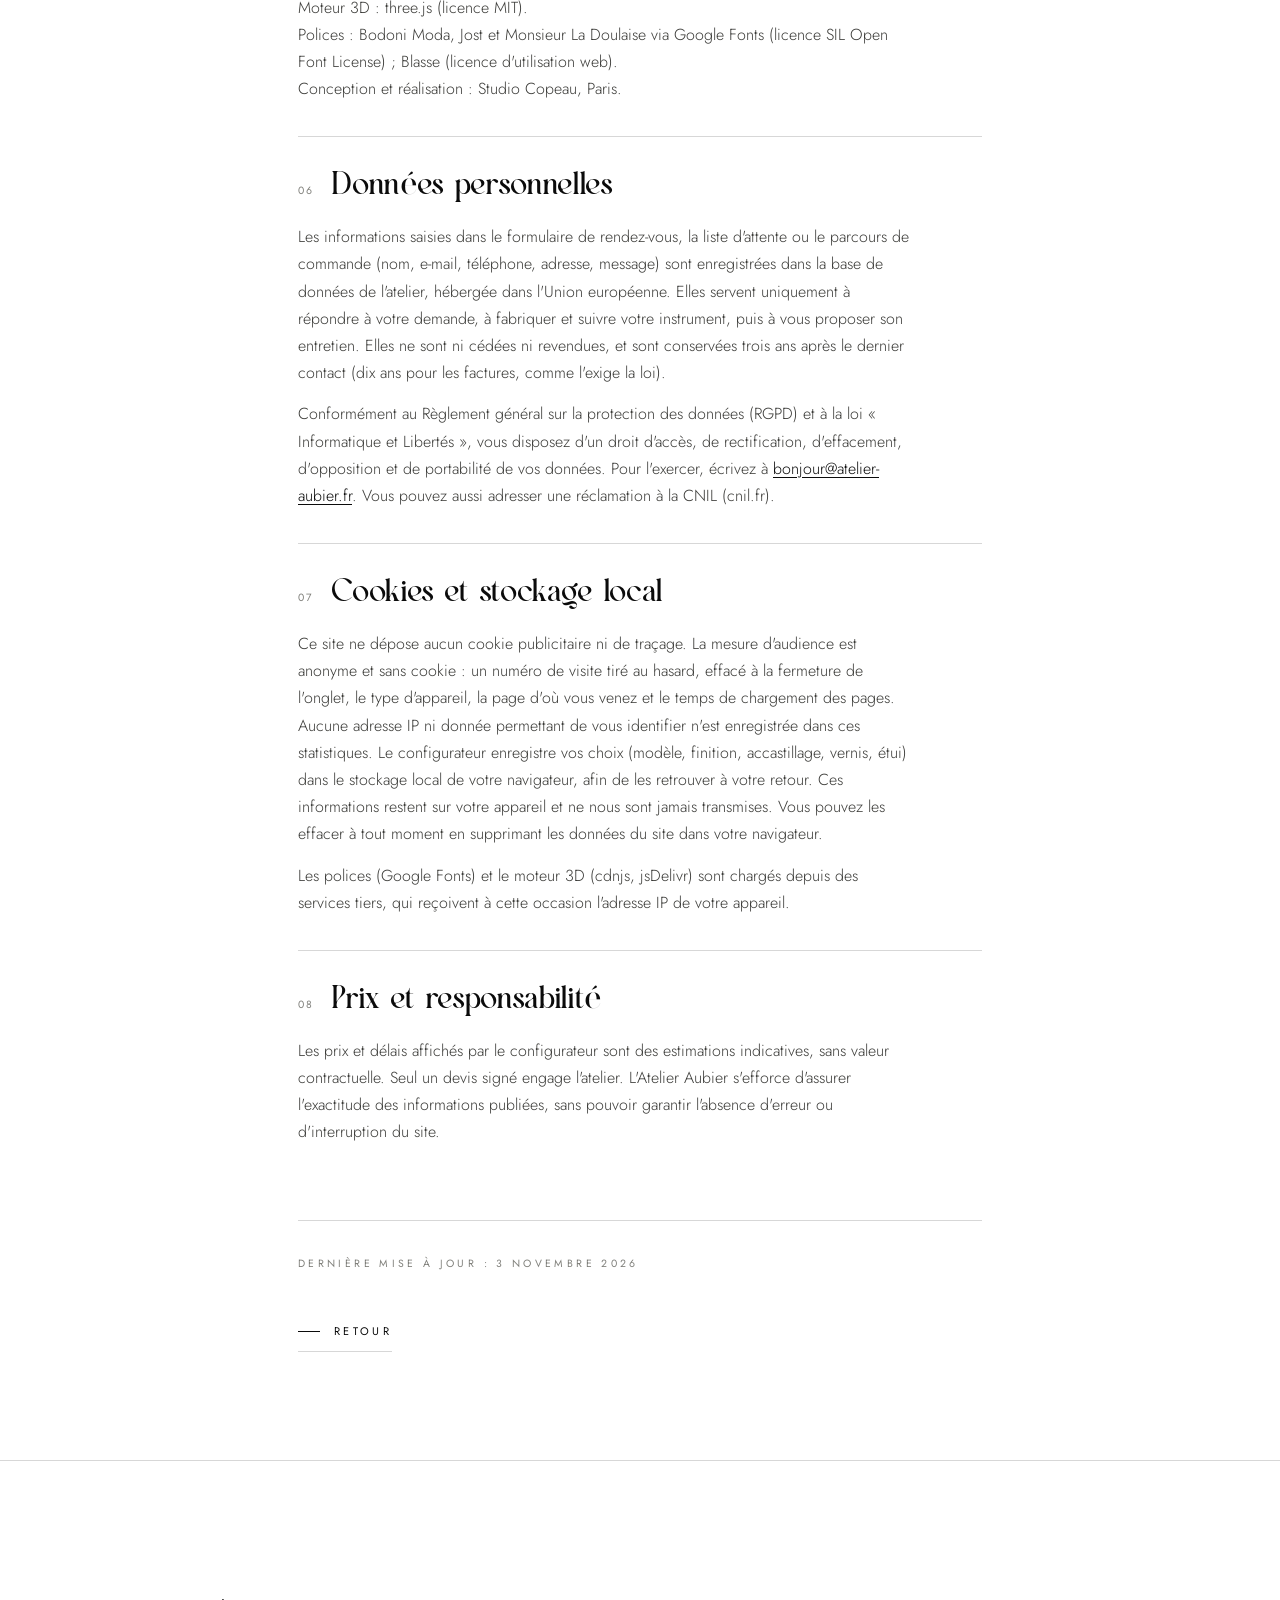
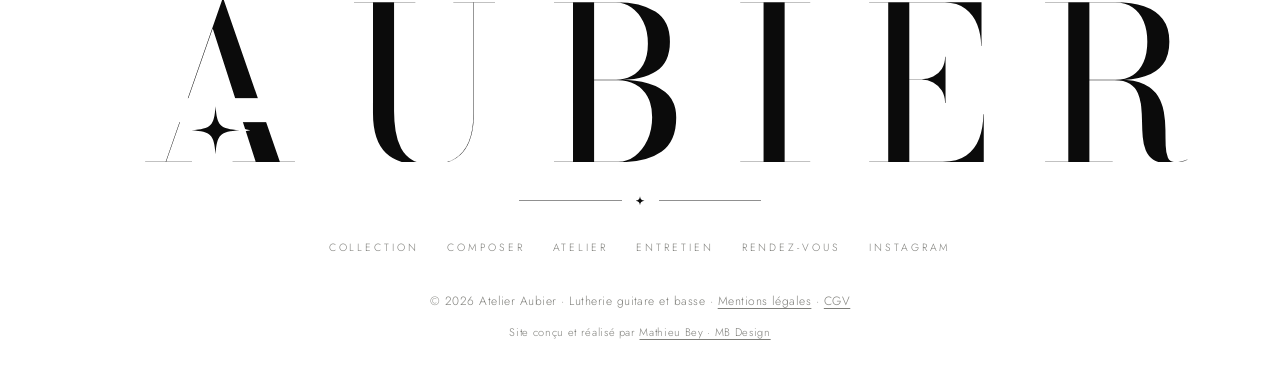
<file: mentions-legales.html>
<!doctype html>
<html lang="fr">
<head>
<meta charset="utf-8">
<meta name="viewport" content="width=device-width, initial-scale=1, viewport-fit=cover">
<meta name="description" content="Mentions légales du site Atelier Aubier.">
<meta name="robots" content="noindex">
<title>Mentions légales · Atelier Aubier</title>
<meta name="claude:viewport-fit-sides" content="cover">
<link rel="preconnect" href="https://fonts.googleapis.com">
<link rel="preconnect" href="https://fonts.gstatic.com" crossorigin>
<link rel="stylesheet" href="https://fonts.googleapis.com/css2?family=Bodoni+Moda:ital,opsz,wght@0,6..96,400..700;1,6..96,400..500&family=Monsieur+La+Doulaise&family=Jost:wght@300;400;500&display=swap">
<link rel="preload" href="assets/fonts/Blasse.woff2" as="font" type="font/woff2" crossorigin>
<link rel="stylesheet" href="css/style.css">
</head>
<body class="legal-page" data-page="mentions-legales">

<svg width="0" height="0" style="position:absolute" aria-hidden="true">
  <symbol id="wm" viewBox="-240 -240 10316 1980"><defs><mask id="noBar" maskUnits="userSpaceOnUse" x="-240" y="-240" width="10316" height="1980"><rect x="-240" y="-240" width="10316" height="1980" fill="#fff"/><rect x="156.8" y="900.0" width="1165.6" height="225.0" fill="#000"/><path d="M697.44,873.75 C736.26,1089.08 808.36,1161.18 1023.69,1200.00 C808.36,1238.82 736.26,1310.92 697.44,1526.25 C658.61,1310.92 586.51,1238.82 371.19,1200.00 C586.51,1161.18 658.61,1089.08 697.44,873.75 Z" fill="#000"/></mask></defs><path d="M400.91595458984375 1013.9439697265625V1009.9439697265625H1033.1619262695312V1013.9439697265625ZM771.4349365234375 -30.0 1300.4349365234375 1496.0H1442.4069213867188V1500.0H856.8038940429688V1496.0H1073.5626831054688L670.7113037109375 247.6419677734375L233.85992431640625 1496.0H476.80389404296875V1500.0H36.80389404296875V1496.0H229.81213611996662L762.0560302734375 -30.0Z" mask="url(#noBar)"/><path d="M3318.1657104492188 0.0V4.0H3120.1657104492188V1040.0Q3120.1657104492188 1287.0 3016.8295288085938 1408.5Q2913.4933471679688 1530.0 2676.0731201171875 1530.0Q2415.8124389648438 1530.0 2294.8221740722656 1414.5Q2173.8319091796875 1299.0 2173.8319091796875 1040.0V4.0H1994.8038940429688V0.0H2571.5275268554688V4.0H2371.5275268554688V1020.0Q2371.5275268554688 1119.0 2385.8734436035156 1208.9439697265625Q2400.2193603515625 1298.887939453125 2437.4111938476562 1368.8038940429688Q2474.60302734375 1438.7198486328125 2542.6469523527185 1479.163818359375Q2610.690877361687 1519.6077880859375 2718.0341796875 1519.6077880859375Q2851.1937255859375 1519.6077880859375 2939.5536499023438 1467.2338562011719Q3027.91357421875 1414.8599243164062 3072.0396423339844 1308.4719848632812Q3116.1657104492188 1202.0840454101562 3116.1657104492188 1040.0V4.0H2927.1937255859375V0.0Z"/><path d="M3870.8038940429688 1500.0V1496.0H4473.472571739783Q4559.0890549879805 1496.0 4631.45501943735 1441.5Q4703.820983886719 1387.0 4747.872741699219 1293.0Q4791.924499511719 1199.0 4791.924499511719 1080.0Q4791.924499511719 961.0 4747.872741699219 884.0Q4703.820983886719 807.0 4631.517607220148 769.5Q4559.214230553578 732.0 4473.67148085772 732.0H4235.286315917969V728.0H4496.747841450706Q4638.247375488281 728.0 4756.737640380859 762.0420227050781Q4875.2279052734375 796.0840454101562 4946.4520263671875 873.3221740722656Q5017.6761474609375 950.560302734375 5017.6761474609375 1081.12060546875Q5017.6761474609375 1305.7003784179688 4878.671875 1402.8501892089844Q4739.6676025390625 1500.0 4496.406921386719 1500.0ZM4049.8319091796875 1498.0V2.0H4247.527526855469V1498.0ZM4235.286315917969 732.0V728.0H4454.165710449219Q4529.885559082031 728.0 4597.853271484375 693.0Q4665.820983886719 658.0 4708.872741699219 583.5Q4751.924499511719 509.0 4751.924499511719 390.0Q4751.924499511719 271.0 4708.872741699219 184.5Q4665.820983886719 98.0 4597.680676041362 51.0Q4529.540368196006 4.0 4454.165710449219 4.0H3870.8038940429688V0.0H4456.406921386719Q4684.6676025390625 0.0 4821.657867431641 87.5Q4958.648132324219 175.0 4958.648132324219 370.0Q4958.648132324219 564.5797729492188 4829.157867431641 648.2898864746094Q4699.6676025390625 732.0 4456.406921386719 732.0Z"/><path d="M5617.803894042969 1500.0V1496.0H5836.822427133414V4.0H5617.803894042969V0.0H6274.527526855469V4.0H6034.53787090595V1496.0H6274.527526855469V1500.0Z"/><path d="M6826.803894042969 1500.0V1496.0H7005.8319091796875V4.0H6826.803894042969V0.0H7880.8746337890625V410.0H7877.846618652344Q7877.006164550781 303.0 7840.955596923828 210.5Q7804.905029296875 118.0 7729.634613037109 61.0Q7654.364196777344 4.0 7537.364196777344 4.0H7203.527526855469V1496.0H7517.063758180852Q7654.364196777344 1496.0 7737.634613037109 1437.5Q7820.905029296875 1379.0 7858.955596923828 1278.0Q7897.006164550781 1177.0 7897.846618652344 1050.0H7901.846618652344V1500.0ZM7539.527526855469 945.680908203125Q7538.687072753906 878.680908203125 7508.056732177734 829.2606811523438Q7477.4263916015625 779.8404541015625 7427.576202392578 752.9202270507812Q7377.726013183594 726.0 7320.726013183594 726.0H7123.247375488281V722.0H7320.726013183594Q7377.726013183594 722.0 7427.576202392578 697.5797729492188Q7477.4263916015625 673.1595458984375 7508.056732177734 626.2331035689803Q7538.687072753906 579.306661239523 7539.527526855469 512.319091796875H7543.527526855469V945.680908203125Z"/><path d="M8836.803894042969 732.0V728.0H9136.231433796433Q9232.236508236292 728.0 9299.09997408885 684.2381286621094Q9365.963439941406 640.4762573242188 9400.823364257812 560.0241299333243Q9435.683288574219 479.5720025424299 9435.683288574219 370.0Q9435.683288574219 260.439697265625 9400.823364257812 177.9957275390625Q9365.963439941406 95.5517578125 9299.105624629674 49.77587890625Q9232.247809317942 4.0 9136.250831175386 4.0H8476.803894042969V0.0H9139.045104980469Q9290.885559082031 0.0 9404.155975341797 38.5Q9517.426391601562 77.0 9579.91665649414 158.5Q9642.406921386719 240.0 9642.406921386719 370.0Q9642.406921386719 500.0 9583.91665649414 579.656652360515Q9525.426391601562 659.31330472103 9413.150102376938 695.656652360515Q9300.873813152313 732.0 9139.045104980469 732.0ZM8476.803894042969 1500.0V1496.0H9111.286315917969V1500.0ZM8694.711303710938 1498.0V2.0H8892.406921386719V1498.0ZM9629.045104980469 1510.2801513671875Q9541.204650878906 1510.2801513671875 9492.15835571289 1477.5167823832303Q9443.112060546875 1444.753413399273 9420.803894042969 1389.08494606571Q9398.495727539062 1333.4164787321472 9392.855651855469 1264.2172976588174Q9387.215576171875 1195.0181165854876 9386.229583740234 1121.1400756835938Q9385.243591308594 1047.2620347816999 9378.32763671875 978.0628537083701Q9371.411682128906 908.8636726350402 9347.523742675781 853.1952053014772Q9323.635803222656 797.5267379679144 9271.216828520537 764.7633689839572Q9218.79785381842 732.0 9126.792561431195 732.0H8836.803894042969V728.0H9173.527526855469Q9320.172668457031 728.0 9406.41586303711 769.9859924316406Q9492.659057617188 811.9719848632812 9535.022121560985 880.466837205651Q9577.385185504781 948.9616895480207 9591.283992898876 1031.4528296372916Q9605.182800292969 1113.9439697265625 9605.65478515625 1196.4299621582031Q9606.126770019531 1278.9159545898438 9608.126770019531 1347.4159545898438Q9610.126770019531 1415.9159545898438 9629.14077758789 1457.9019470214844Q9648.15478515625 1499.887939453125 9701.15478515625 1499.887939453125Q9733.15478515625 1499.887939453125 9761.280853271484 1492.8319091796875Q9789.406921386719 1485.77587890625 9810.406921386719 1475.77587890625L9812.406921386719 1477.77587890625Q9788.406921386719 1490.77587890625 9742.398376464844 1500.5280151367188Q9696.389831542969 1510.2801513671875 9629.045104980469 1510.2801513671875Z"/><path d="M697.44,975.00 C711.61,1159.50 737.94,1185.83 922.44,1200.00 C737.94,1214.17 711.61,1240.50 697.44,1425.00 C683.26,1240.50 656.94,1214.17 472.44,1200.00 C656.94,1185.83 683.26,1159.50 697.44,975.00 Z"/></symbol>
  <symbol id="mono" viewBox="-123 -160 1726 1820"><defs><mask id="noBarM" maskUnits="userSpaceOnUse" x="-123" y="-160" width="1726" height="1820"><rect x="-123" y="-160" width="1726" height="1820" fill="#fff"/><rect x="156.8" y="900.0" width="1165.6" height="225.0" fill="#000"/><path d="M697.44,873.75 C736.26,1089.08 808.36,1161.18 1023.69,1200.00 C808.36,1238.82 736.26,1310.92 697.44,1526.25 C658.61,1310.92 586.51,1238.82 371.19,1200.00 C586.51,1161.18 658.61,1089.08 697.44,873.75 Z" fill="#000"/></mask></defs><path d="M400.91595458984375 1013.9439697265625V1009.9439697265625H1033.1619262695312V1013.9439697265625ZM771.4349365234375 -30.0 1300.4349365234375 1496.0H1442.4069213867188V1500.0H856.8038940429688V1496.0H1073.5626831054688L670.7113037109375 247.6419677734375L233.85992431640625 1496.0H476.80389404296875V1500.0H36.80389404296875V1496.0H229.81213611996662L762.0560302734375 -30.0Z" mask="url(#noBarM)"/><path d="M697.44,975.00 C711.61,1159.50 737.94,1185.83 922.44,1200.00 C737.94,1214.17 711.61,1240.50 697.44,1425.00 C683.26,1240.50 656.94,1214.17 472.44,1200.00 C656.94,1185.83 683.26,1159.50 697.44,975.00 Z"/></symbol>
</svg>

<header class="top" id="top">
  <div class="wrap">
    <nav class="nav" aria-label="Navigation">
      <a href="index.html#collection">Collection</a>
      <a href="index.html#anatomie">Anatomie</a>
      <a href="index.html#atelier">Atelier</a>
    </nav>
    <a class="mark" href="index.html#collection" aria-label="Atelier Aubier, accueil"><svg class="mono" viewBox="-123 -160 1726 1820" fill="currentColor"><use href="#mono"/></svg></a>
    <nav class="nav right" aria-label="Actions">
      <a href="index.html#configurateur" id="nav-cfg">Composer</a>
      <a href="index.html#rendez-vous">Rendez-vous</a>
    </nav>
    <button class="menu-btn" id="menu-open" aria-expanded="false" aria-controls="menu">Menu</button>
  </div>
</header>

<div class="overlay" id="menu" hidden>
  <div class="wrap head"><span class="mark"><svg class="wm" viewBox="-240 -240 10316 1980" fill="currentColor"><use href="#wm"/></svg></span><button class="menu-btn" style="display:block" id="menu-close">Fermer</button></div>
  <div class="wrap">
    <nav aria-label="Menu">
      <a href="index.html#collection"><i>I</i>Collection</a>
      <a href="index.html#anatomie"><i>II</i>Anatomie</a>
      <a href="index.html#configurateur"><i>III</i>Composer</a>
      <a href="index.html#atelier"><i>IV</i>L'atelier</a>
      <a href="index.html#rendez-vous"><i>V</i>Rendez-vous</a>
    </nav>
  </div>
  <div class="wrap foot">Sur rendez-vous, du mardi au samedi</div>
</div>

<main class="legal">
  <div class="wrap">
    <a class="back-link" href="index.html" data-back>Retour</a>
    <div class="legal-head">
      <p class="label chap"><i>—</i>Informations</p>
      <h1>Mentions <em>légales</em>.</h1>
      <p class="legal-note"><span class="star" aria-hidden="true"></span>Ce site est une démonstration (modèle de site). L'Atelier Aubier, ses coordonnées, son hébergeur, ses prix et ses délais sont fictifs, de même que toutes les informations de cette page.</p>
    </div>

    <section>
      <h2><i>01</i>Éditeur du site</h2>
      <p>Atelier Aubier SARL, au capital de 8 000 €<br>
      Siège : 12 passage des Luthiers, 75011 Paris, France<br>
      SIRET : 912 345 678 00017 · RCS Paris 912 345 678<br>
      TVA intracommunautaire : FR 42 912 345 678<br>
      Téléphone : 01 23 45 67 89 · E-mail : <a href="mailto:bonjour@atelier-aubier.fr">bonjour@atelier-aubier.fr</a></p>
    </section>

    <section>
      <h2><i>02</i>Directeur de la publication</h2>
      <p>Camille Aubier, en qualité de gérante de l'atelier.</p>
    </section>

    <section>
      <h2><i>03</i>Hébergement</h2>
      <p>Nuage Hébergement SAS<br>
      48 avenue des Serveurs, 69007 Lyon, France<br>
      04 78 00 00 00 · www.nuage-hebergement.fr</p>
    </section>

    <section>
      <h2><i>04</i>Propriété intellectuelle</h2>
      <p>L'ensemble des contenus de ce site (textes, logotype, monogramme, mise en page, photographies et visuels) est la propriété de l'Atelier Aubier ou de ses auteurs, sauf mention contraire. Toute reproduction, représentation ou adaptation, totale ou partielle, sans autorisation écrite préalable est interdite.</p>
    </section>

    <section>
      <h2><i>05</i>Crédits</h2>
      <p>Modèles 3D des instruments : BlenderKit, licence « Royalty Free » ; les marques d'origine ont été retirées.<br>
      Moteur 3D : three.js (licence MIT).<br>
      Polices : Bodoni Moda, Jost et Monsieur La Doulaise via Google Fonts (licence SIL Open Font License) ; Blasse (licence d'utilisation web).<br>
      Conception et réalisation : Studio Copeau, Paris.</p>
    </section>

    <section>
      <h2><i>06</i>Données personnelles</h2>
      <p>Les informations saisies dans le formulaire de rendez-vous, la liste d'attente ou le parcours de commande (nom, e-mail, téléphone, adresse, message) sont enregistrées dans la base de données de l'atelier, hébergée dans l'Union européenne. Elles servent uniquement à répondre à votre demande, à fabriquer et suivre votre instrument, puis à vous proposer son entretien. Elles ne sont ni cédées ni revendues, et sont conservées trois ans après le dernier contact (dix ans pour les factures, comme l'exige la loi).</p>
      <p>Conformément au Règlement général sur la protection des données (RGPD) et à la loi « Informatique et Libertés », vous disposez d'un droit d'accès, de rectification, d'effacement, d'opposition et de portabilité de vos données. Pour l'exercer, écrivez à <a href="mailto:bonjour@atelier-aubier.fr">bonjour@atelier-aubier.fr</a>. Vous pouvez aussi adresser une réclamation à la CNIL (cnil.fr).</p>
    </section>

    <section>
      <h2><i>07</i>Cookies et stockage local</h2>
      <p>Ce site ne dépose aucun cookie publicitaire ni de traçage. La mesure d'audience est anonyme et sans cookie : un numéro de visite tiré au hasard, effacé à la fermeture de l'onglet, le type d'appareil, la page d'où vous venez et le temps de chargement des pages. Aucune adresse IP ni donnée permettant de vous identifier n'est enregistrée dans ces statistiques. Le configurateur enregistre vos choix (modèle, finition, accastillage, vernis, étui) dans le stockage local de votre navigateur, afin de les retrouver à votre retour. Ces informations restent sur votre appareil et ne nous sont jamais transmises. Vous pouvez les effacer à tout moment en supprimant les données du site dans votre navigateur.</p>
      <p>Les polices (Google Fonts) et le moteur 3D (cdnjs, jsDelivr) sont chargés depuis des services tiers, qui reçoivent à cette occasion l'adresse IP de votre appareil.</p>
    </section>

    <section>
      <h2><i>08</i>Prix et responsabilité</h2>
      <p>Les prix et délais affichés par le configurateur sont des estimations indicatives, sans valeur contractuelle. Seul un devis signé engage l'atelier. L'Atelier Aubier s'efforce d'assurer l'exactitude des informations publiées, sans pouvoir garantir l'absence d'erreur ou d'interruption du site.</p>
    </section>

    <p class="legal-date label">Dernière mise à jour : 3 novembre 2026</p>
    <a class="back-link end" href="index.html" data-back>Retour</a>
  </div>
</main>

<footer class="site">
  <div class="wrap inner">
    <div class="big" aria-label="Aubier"><svg class="wm" viewBox="-240 -240 10316 1980" fill="currentColor"><use href="#wm"/></svg></div>
    <div class="rule" aria-hidden="true"><span class="star"></span></div>
    <nav aria-label="Pied de page"><a href="index.html#collection">Collection</a><a href="index.html#configurateur">Composer</a><a href="index.html#atelier">Atelier</a><a href="index.html#entretien">Entretien</a><a href="index.html#rendez-vous">Rendez-vous</a><a href="https://www.instagram.com/">Instagram</a></nav>
    <small>© 2026 Atelier Aubier · Lutherie guitare et basse · <a href="mentions-legales.html">Mentions légales</a> · <a href="cgv.html">CGV</a></small>
    <small class="credit">Site conçu et réalisé par <a href="https://mb-design.framer.website" target="_blank" rel="noopener">Mathieu Bey · MB Design</a></small>
  </div>
</footer>

<script src="js/config.js"></script>
<script src="js/catalogue.js"></script>
<script src="js/data.js"></script>
<script src="js/legal.js"></script>
</body>
</html>
</file>
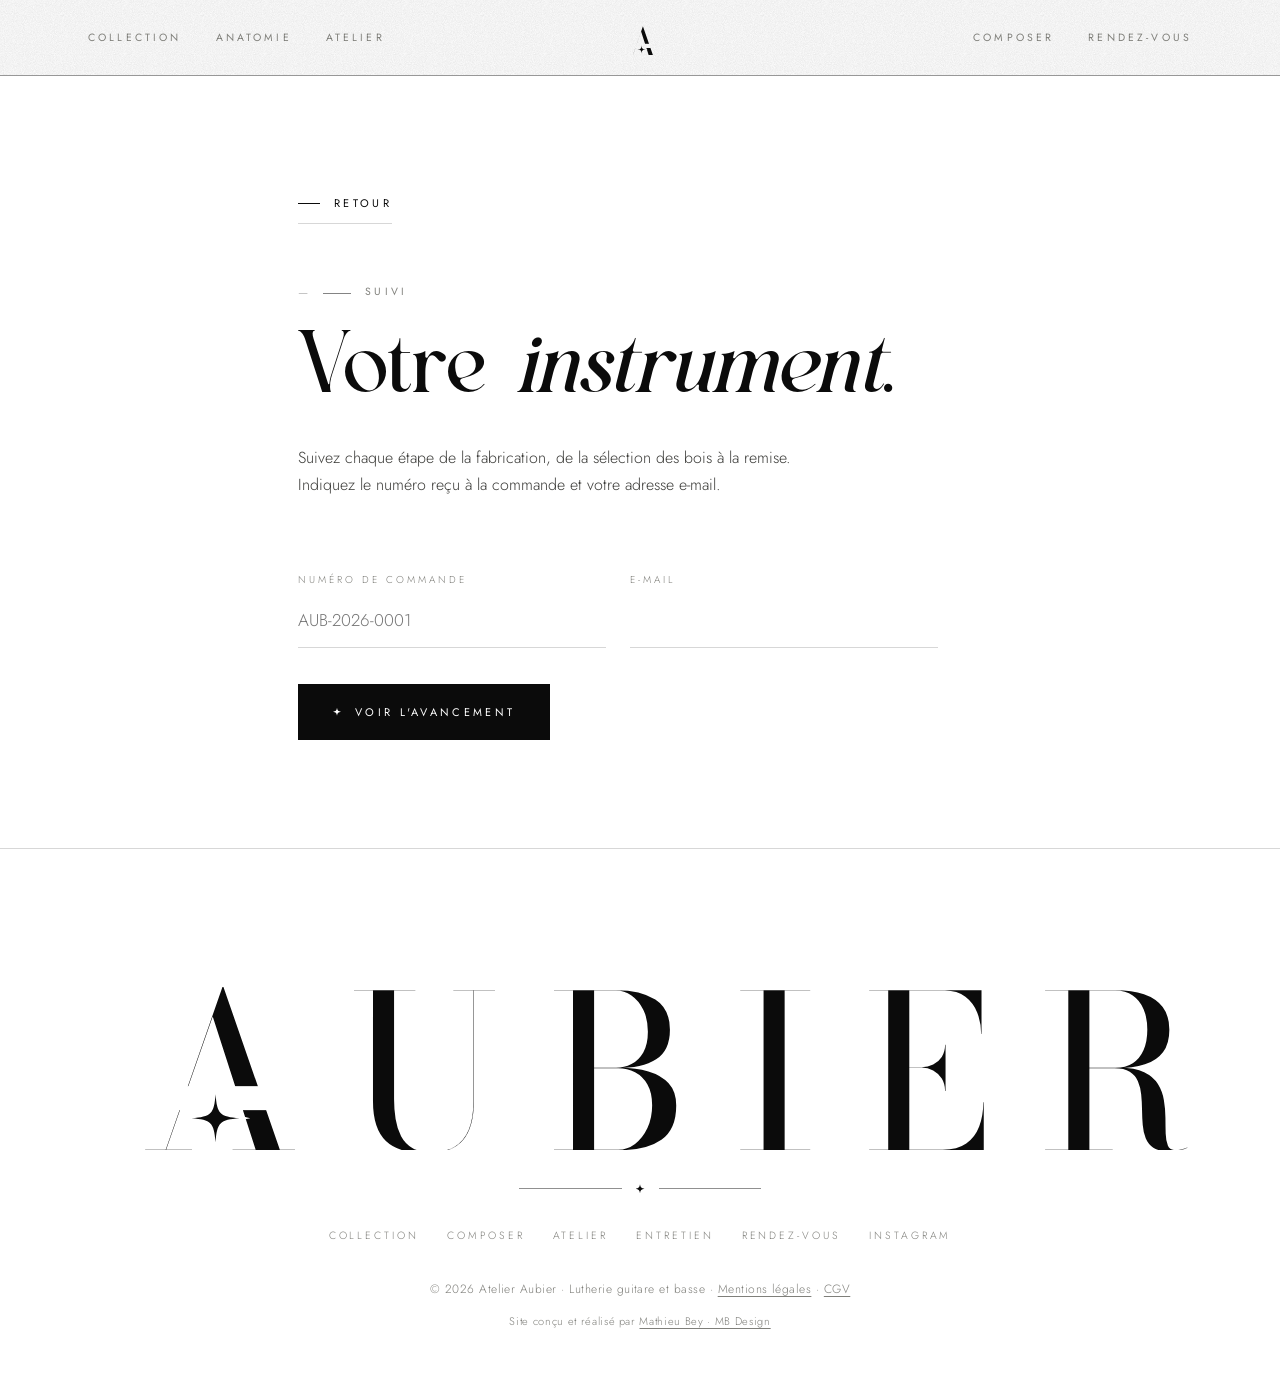
<file: suivi.html>
<!doctype html>
<html lang="fr">
<head>
<meta charset="utf-8">
<meta name="viewport" content="width=device-width, initial-scale=1, viewport-fit=cover">
<meta name="description" content="Suivre l'avancement de votre instrument à l'Atelier Aubier.">
<meta name="robots" content="noindex">
<title>Suivre ma commande · Atelier Aubier</title>
<meta name="claude:viewport-fit-sides" content="cover">
<link rel="preconnect" href="https://fonts.googleapis.com">
<link rel="preconnect" href="https://fonts.gstatic.com" crossorigin>
<link rel="stylesheet" href="https://fonts.googleapis.com/css2?family=Bodoni+Moda:ital,opsz,wght@0,6..96,400..700;1,6..96,400..500&family=Monsieur+La+Doulaise&family=Jost:wght@300;400;500&display=swap">
<link rel="preload" href="assets/fonts/Blasse.woff2" as="font" type="font/woff2" crossorigin>
<link rel="stylesheet" href="css/style.css">
</head>
<body class="legal-page" data-page="suivi">

<svg width="0" height="0" style="position:absolute" aria-hidden="true">
  <symbol id="wm" viewBox="-240 -240 10316 1980"><defs><mask id="noBar" maskUnits="userSpaceOnUse" x="-240" y="-240" width="10316" height="1980"><rect x="-240" y="-240" width="10316" height="1980" fill="#fff"/><rect x="156.8" y="900.0" width="1165.6" height="225.0" fill="#000"/><path d="M697.44,873.75 C736.26,1089.08 808.36,1161.18 1023.69,1200.00 C808.36,1238.82 736.26,1310.92 697.44,1526.25 C658.61,1310.92 586.51,1238.82 371.19,1200.00 C586.51,1161.18 658.61,1089.08 697.44,873.75 Z" fill="#000"/></mask></defs><path d="M400.91595458984375 1013.9439697265625V1009.9439697265625H1033.1619262695312V1013.9439697265625ZM771.4349365234375 -30.0 1300.4349365234375 1496.0H1442.4069213867188V1500.0H856.8038940429688V1496.0H1073.5626831054688L670.7113037109375 247.6419677734375L233.85992431640625 1496.0H476.80389404296875V1500.0H36.80389404296875V1496.0H229.81213611996662L762.0560302734375 -30.0Z" mask="url(#noBar)"/><path d="M3318.1657104492188 0.0V4.0H3120.1657104492188V1040.0Q3120.1657104492188 1287.0 3016.8295288085938 1408.5Q2913.4933471679688 1530.0 2676.0731201171875 1530.0Q2415.8124389648438 1530.0 2294.8221740722656 1414.5Q2173.8319091796875 1299.0 2173.8319091796875 1040.0V4.0H1994.8038940429688V0.0H2571.5275268554688V4.0H2371.5275268554688V1020.0Q2371.5275268554688 1119.0 2385.8734436035156 1208.9439697265625Q2400.2193603515625 1298.887939453125 2437.4111938476562 1368.8038940429688Q2474.60302734375 1438.7198486328125 2542.6469523527185 1479.163818359375Q2610.690877361687 1519.6077880859375 2718.0341796875 1519.6077880859375Q2851.1937255859375 1519.6077880859375 2939.5536499023438 1467.2338562011719Q3027.91357421875 1414.8599243164062 3072.0396423339844 1308.4719848632812Q3116.1657104492188 1202.0840454101562 3116.1657104492188 1040.0V4.0H2927.1937255859375V0.0Z"/><path d="M3870.8038940429688 1500.0V1496.0H4473.472571739783Q4559.0890549879805 1496.0 4631.45501943735 1441.5Q4703.820983886719 1387.0 4747.872741699219 1293.0Q4791.924499511719 1199.0 4791.924499511719 1080.0Q4791.924499511719 961.0 4747.872741699219 884.0Q4703.820983886719 807.0 4631.517607220148 769.5Q4559.214230553578 732.0 4473.67148085772 732.0H4235.286315917969V728.0H4496.747841450706Q4638.247375488281 728.0 4756.737640380859 762.0420227050781Q4875.2279052734375 796.0840454101562 4946.4520263671875 873.3221740722656Q5017.6761474609375 950.560302734375 5017.6761474609375 1081.12060546875Q5017.6761474609375 1305.7003784179688 4878.671875 1402.8501892089844Q4739.6676025390625 1500.0 4496.406921386719 1500.0ZM4049.8319091796875 1498.0V2.0H4247.527526855469V1498.0ZM4235.286315917969 732.0V728.0H4454.165710449219Q4529.885559082031 728.0 4597.853271484375 693.0Q4665.820983886719 658.0 4708.872741699219 583.5Q4751.924499511719 509.0 4751.924499511719 390.0Q4751.924499511719 271.0 4708.872741699219 184.5Q4665.820983886719 98.0 4597.680676041362 51.0Q4529.540368196006 4.0 4454.165710449219 4.0H3870.8038940429688V0.0H4456.406921386719Q4684.6676025390625 0.0 4821.657867431641 87.5Q4958.648132324219 175.0 4958.648132324219 370.0Q4958.648132324219 564.5797729492188 4829.157867431641 648.2898864746094Q4699.6676025390625 732.0 4456.406921386719 732.0Z"/><path d="M5617.803894042969 1500.0V1496.0H5836.822427133414V4.0H5617.803894042969V0.0H6274.527526855469V4.0H6034.53787090595V1496.0H6274.527526855469V1500.0Z"/><path d="M6826.803894042969 1500.0V1496.0H7005.8319091796875V4.0H6826.803894042969V0.0H7880.8746337890625V410.0H7877.846618652344Q7877.006164550781 303.0 7840.955596923828 210.5Q7804.905029296875 118.0 7729.634613037109 61.0Q7654.364196777344 4.0 7537.364196777344 4.0H7203.527526855469V1496.0H7517.063758180852Q7654.364196777344 1496.0 7737.634613037109 1437.5Q7820.905029296875 1379.0 7858.955596923828 1278.0Q7897.006164550781 1177.0 7897.846618652344 1050.0H7901.846618652344V1500.0ZM7539.527526855469 945.680908203125Q7538.687072753906 878.680908203125 7508.056732177734 829.2606811523438Q7477.4263916015625 779.8404541015625 7427.576202392578 752.9202270507812Q7377.726013183594 726.0 7320.726013183594 726.0H7123.247375488281V722.0H7320.726013183594Q7377.726013183594 722.0 7427.576202392578 697.5797729492188Q7477.4263916015625 673.1595458984375 7508.056732177734 626.2331035689803Q7538.687072753906 579.306661239523 7539.527526855469 512.319091796875H7543.527526855469V945.680908203125Z"/><path d="M8836.803894042969 732.0V728.0H9136.231433796433Q9232.236508236292 728.0 9299.09997408885 684.2381286621094Q9365.963439941406 640.4762573242188 9400.823364257812 560.0241299333243Q9435.683288574219 479.5720025424299 9435.683288574219 370.0Q9435.683288574219 260.439697265625 9400.823364257812 177.9957275390625Q9365.963439941406 95.5517578125 9299.105624629674 49.77587890625Q9232.247809317942 4.0 9136.250831175386 4.0H8476.803894042969V0.0H9139.045104980469Q9290.885559082031 0.0 9404.155975341797 38.5Q9517.426391601562 77.0 9579.91665649414 158.5Q9642.406921386719 240.0 9642.406921386719 370.0Q9642.406921386719 500.0 9583.91665649414 579.656652360515Q9525.426391601562 659.31330472103 9413.150102376938 695.656652360515Q9300.873813152313 732.0 9139.045104980469 732.0ZM8476.803894042969 1500.0V1496.0H9111.286315917969V1500.0ZM8694.711303710938 1498.0V2.0H8892.406921386719V1498.0ZM9629.045104980469 1510.2801513671875Q9541.204650878906 1510.2801513671875 9492.15835571289 1477.5167823832303Q9443.112060546875 1444.753413399273 9420.803894042969 1389.08494606571Q9398.495727539062 1333.4164787321472 9392.855651855469 1264.2172976588174Q9387.215576171875 1195.0181165854876 9386.229583740234 1121.1400756835938Q9385.243591308594 1047.2620347816999 9378.32763671875 978.0628537083701Q9371.411682128906 908.8636726350402 9347.523742675781 853.1952053014772Q9323.635803222656 797.5267379679144 9271.216828520537 764.7633689839572Q9218.79785381842 732.0 9126.792561431195 732.0H8836.803894042969V728.0H9173.527526855469Q9320.172668457031 728.0 9406.41586303711 769.9859924316406Q9492.659057617188 811.9719848632812 9535.022121560985 880.466837205651Q9577.385185504781 948.9616895480207 9591.283992898876 1031.4528296372916Q9605.182800292969 1113.9439697265625 9605.65478515625 1196.4299621582031Q9606.126770019531 1278.9159545898438 9608.126770019531 1347.4159545898438Q9610.126770019531 1415.9159545898438 9629.14077758789 1457.9019470214844Q9648.15478515625 1499.887939453125 9701.15478515625 1499.887939453125Q9733.15478515625 1499.887939453125 9761.280853271484 1492.8319091796875Q9789.406921386719 1485.77587890625 9810.406921386719 1475.77587890625L9812.406921386719 1477.77587890625Q9788.406921386719 1490.77587890625 9742.398376464844 1500.5280151367188Q9696.389831542969 1510.2801513671875 9629.045104980469 1510.2801513671875Z"/><path d="M697.44,975.00 C711.61,1159.50 737.94,1185.83 922.44,1200.00 C737.94,1214.17 711.61,1240.50 697.44,1425.00 C683.26,1240.50 656.94,1214.17 472.44,1200.00 C656.94,1185.83 683.26,1159.50 697.44,975.00 Z"/></symbol>
  <symbol id="mono" viewBox="-123 -160 1726 1820"><defs><mask id="noBarM" maskUnits="userSpaceOnUse" x="-123" y="-160" width="1726" height="1820"><rect x="-123" y="-160" width="1726" height="1820" fill="#fff"/><rect x="156.8" y="900.0" width="1165.6" height="225.0" fill="#000"/><path d="M697.44,873.75 C736.26,1089.08 808.36,1161.18 1023.69,1200.00 C808.36,1238.82 736.26,1310.92 697.44,1526.25 C658.61,1310.92 586.51,1238.82 371.19,1200.00 C586.51,1161.18 658.61,1089.08 697.44,873.75 Z" fill="#000"/></mask></defs><path d="M400.91595458984375 1013.9439697265625V1009.9439697265625H1033.1619262695312V1013.9439697265625ZM771.4349365234375 -30.0 1300.4349365234375 1496.0H1442.4069213867188V1500.0H856.8038940429688V1496.0H1073.5626831054688L670.7113037109375 247.6419677734375L233.85992431640625 1496.0H476.80389404296875V1500.0H36.80389404296875V1496.0H229.81213611996662L762.0560302734375 -30.0Z" mask="url(#noBarM)"/><path d="M697.44,975.00 C711.61,1159.50 737.94,1185.83 922.44,1200.00 C737.94,1214.17 711.61,1240.50 697.44,1425.00 C683.26,1240.50 656.94,1214.17 472.44,1200.00 C656.94,1185.83 683.26,1159.50 697.44,975.00 Z"/></symbol>
</svg>

<header class="top" id="top">
  <div class="wrap">
    <nav class="nav" aria-label="Navigation">
      <a href="index.html#collection">Collection</a>
      <a href="index.html#anatomie">Anatomie</a>
      <a href="index.html#atelier">Atelier</a>
    </nav>
    <a class="mark" href="index.html#collection" aria-label="Atelier Aubier, accueil"><svg class="mono" viewBox="-123 -160 1726 1820" fill="currentColor"><use href="#mono"/></svg></a>
    <nav class="nav right" aria-label="Actions">
      <a href="index.html#configurateur" id="nav-cfg">Composer</a>
      <a href="index.html#rendez-vous">Rendez-vous</a>
    </nav>
    <button class="menu-btn" id="menu-open" aria-expanded="false" aria-controls="menu">Menu</button>
  </div>
</header>

<div class="overlay" id="menu" hidden>
  <div class="wrap head"><span class="mark"><svg class="wm" viewBox="-240 -240 10316 1980" fill="currentColor"><use href="#wm"/></svg></span><button class="menu-btn" style="display:block" id="menu-close">Fermer</button></div>
  <div class="wrap">
    <nav aria-label="Menu">
      <a href="index.html#collection"><i>I</i>Collection</a>
      <a href="index.html#anatomie"><i>II</i>Anatomie</a>
      <a href="index.html#configurateur"><i>III</i>Composer</a>
      <a href="index.html#atelier"><i>IV</i>L'atelier</a>
      <a href="index.html#rendez-vous"><i>V</i>Rendez-vous</a>
    </nav>
  </div>
  <div class="wrap foot">Sur rendez-vous, du mardi au samedi</div>
</div>

<main class="legal track-page">
  <div class="wrap">
    <a class="back-link" href="index.html" data-back>Retour</a>
    <div class="legal-head">
      <p class="label chap"><i>—</i>Suivi</p>
      <h1>Votre <em>instrument</em>.</h1>
      <p class="track-lead">Suivez chaque étape de la fabrication, de la sélection des bois à la remise. Indiquez le numéro reçu à la commande et votre adresse e-mail.</p>
    </div>

    <form class="f track-form" id="track-form" novalidate>
      <div class="field"><label for="t-ref">Numéro de commande</label><input id="t-ref" name="ref" placeholder="AUB-2026-0001" autocomplete="off" required></div>
      <div class="field"><label for="t-mail">E-mail</label><input id="t-mail" name="email" type="email" autocomplete="email" required></div>
      <div class="form-foot"><button class="btn" type="submit"><span class="star"></span>Voir l'avancement</button><span class="status" id="t-status" role="status"></span></div>
    </form>

    <section class="track-result" id="track-result" hidden aria-live="polite">
      <div class="track-top">
        <div><p class="label" id="tr-ref">—</p><h2 id="tr-title">—</h2><p class="track-meta" id="tr-meta">—</p></div>
        <div class="track-pay" id="tr-pay"></div>
      </div>
      <ol class="track-steps" id="tr-steps"></ol>
      <div class="track-log" id="tr-log"></div>
    </section>
  </div>
</main>

<footer class="site">
  <div class="wrap inner">
    <div class="big" aria-label="Aubier"><svg class="wm" viewBox="-240 -240 10316 1980" fill="currentColor"><use href="#wm"/></svg></div>
    <div class="rule" aria-hidden="true"><span class="star"></span></div>
    <nav aria-label="Pied de page"><a href="index.html#collection">Collection</a><a href="index.html#configurateur">Composer</a><a href="index.html#atelier">Atelier</a><a href="index.html#entretien">Entretien</a><a href="index.html#rendez-vous">Rendez-vous</a><a href="https://www.instagram.com/">Instagram</a></nav>
    <small>© 2026 Atelier Aubier · Lutherie guitare et basse · <a href="mentions-legales.html">Mentions légales</a> · <a href="cgv.html">CGV</a></small>
    <small class="credit">Site conçu et réalisé par <a href="https://mb-design.framer.website" target="_blank" rel="noopener">Mathieu Bey · MB Design</a></small>
  </div>
</footer>

<script src="js/config.js"></script>
<script src="js/catalogue.js"></script>
<script src="js/data.js"></script>
<script src="js/legal.js"></script>
<script src="js/suivi.js"></script>
</body>
</html>
</file>
<file: admin/admin.css>
/* =========================================================
   ADMIN ATELIER AUBIER : style « outil »
   Sobre, compact, lisible ; clair et sombre selon le système.
   ========================================================= */
:root{
  color-scheme:light;
  --bg:#f5f5f3;
  --panel:#ffffff;
  --panel-2:#fafaf8;
  --line:#e3e2de;
  --line-2:#efeeea;
  --text:#1b1b19;
  --text-2:#57564f;
  --text-3:#8a8983;
  --accent:#2a78d6;
  --accent-ink:#ffffff;
  --accent-soft:rgba(42,120,214,.1);
  --good:#1d7f47;
  --good-soft:rgba(29,127,71,.1);
  --warn:#a86a00;
  --warn-soft:rgba(237,161,0,.14);
  --bad:#c53b3b;
  --bad-soft:rgba(197,59,59,.1);
  --info:#2a78d6;
  --info-soft:rgba(42,120,214,.1);
  --shadow:0 1px 2px rgba(0,0,0,.04),0 4px 16px rgba(0,0,0,.05);
  --r:8px;
  --side:236px;
  --font:-apple-system,BlinkMacSystemFont,"Segoe UI",Roboto,"Helvetica Neue",Arial,sans-serif;
  --mono:ui-monospace,SFMono-Regular,Menlo,Consolas,monospace;
}
@media (prefers-color-scheme:dark){
  :root:not([data-theme="light"]){
    color-scheme:dark;
    --bg:#121211;
    --panel:#1b1b1a;
    --panel-2:#20201f;
    --line:#2e2e2b;
    --line-2:#262624;
    --text:#ecebe7;
    --text-2:#b6b5ae;
    --text-3:#86857f;
    --accent:#3987e5;
    --accent-soft:rgba(57,135,229,.16);
    --good:#4cb87a;
    --good-soft:rgba(76,184,122,.14);
    --warn:#e0a53a;
    --warn-soft:rgba(224,165,58,.14);
    --bad:#e66767;
    --bad-soft:rgba(230,103,103,.14);
    --info:#5b9ded;
    --info-soft:rgba(57,135,229,.16);
    --shadow:0 1px 2px rgba(0,0,0,.3),0 4px 16px rgba(0,0,0,.25);
  }
}
:root[data-theme="dark"]{
  color-scheme:dark;
  --bg:#121211;
  --panel:#1b1b1a;
  --panel-2:#20201f;
  --line:#2e2e2b;
  --line-2:#262624;
  --text:#ecebe7;
  --text-2:#b6b5ae;
  --text-3:#86857f;
  --accent:#3987e5;
  --accent-soft:rgba(57,135,229,.16);
  --good:#4cb87a;
  --good-soft:rgba(76,184,122,.14);
  --warn:#e0a53a;
  --warn-soft:rgba(224,165,58,.14);
  --bad:#e66767;
  --bad-soft:rgba(230,103,103,.14);
  --info:#5b9ded;
  --info-soft:rgba(57,135,229,.16);
  --shadow:0 1px 2px rgba(0,0,0,.3),0 4px 16px rgba(0,0,0,.25);
}

*{box-sizing:border-box}
html{-webkit-text-size-adjust:100%}
body{margin:0;background:var(--bg);color:var(--text);font:14px/1.45 var(--font);-webkit-font-smoothing:antialiased}
a{color:var(--accent);text-decoration:none}
a:hover{text-decoration:underline}
h1,h2,h3,h4{margin:0;font-weight:600;letter-spacing:-.01em}
p{margin:0}
button,input,select,textarea{font:inherit;color:inherit}
[hidden]{display:none!important}
:focus-visible{outline:2px solid var(--accent);outline-offset:2px}
.num{font-variant-numeric:tabular-nums}
.muted{color:var(--text-2)}
.faint{color:var(--text-3)}
.small{font-size:12.5px}
.mono{font-family:var(--mono);font-size:12.5px}
.nowrap{white-space:nowrap}
.right{text-align:right}
.sr{position:absolute;width:1px;height:1px;overflow:hidden;clip:rect(0 0 0 0);white-space:nowrap}

/* ---------- Écran de connexion ---------- */
.login{min-height:100vh;display:grid;place-items:center;padding:24px 16px}
.login-box{width:min(400px,100%);background:var(--panel);border:1px solid var(--line);border-radius:12px;padding:32px 28px;box-shadow:var(--shadow)}
.login-box .brand{margin-bottom:22px}
.login-box h1{font-size:20px;margin-bottom:6px}
.login-box p{color:var(--text-2);margin-bottom:20px}
.login-box form{display:grid;gap:14px}
.login-box .alt{margin-top:16px;font-size:13px;color:var(--text-2)}
.login-box .err{color:var(--bad);font-size:13px;min-height:1em}

/* ---------- Structure ---------- */
.app{display:grid;grid-template-columns:var(--side) minmax(0,1fr);min-height:100vh}
.side{position:sticky;top:0;height:100vh;overflow-y:auto;background:var(--panel);border-right:1px solid var(--line);display:flex;flex-direction:column;padding:18px 12px}
.brand{display:flex;align-items:center;gap:10px;padding:2px 8px 18px}
.brand svg{width:26px;height:28px;flex:none}
.brand b{display:block;font-size:14.5px}
.brand small{display:block;color:var(--text-3);font-size:11.5px;letter-spacing:.04em}
.side nav{display:grid;gap:1px}
.side h6{margin:16px 10px 6px;font-size:11px;font-weight:600;letter-spacing:.08em;text-transform:uppercase;color:var(--text-3)}
.side nav a{display:flex;align-items:center;gap:10px;padding:7px 10px;border-radius:6px;color:var(--text-2);text-decoration:none;font-weight:500}
.side nav a svg{width:17px;height:17px;flex:none;stroke:currentColor;fill:none;stroke-width:1.7;stroke-linecap:round;stroke-linejoin:round}
.side nav a:hover{background:var(--line-2);color:var(--text)}
.side nav a[aria-current="page"]{background:var(--accent-soft);color:var(--accent)}
.side nav a .count{margin-left:auto;min-width:20px;padding:0 6px;border-radius:10px;background:var(--bad);color:#fff;font-size:11px;font-weight:600;text-align:center;line-height:18px}
.side .foot{margin-top:auto;padding:14px 10px 2px;border-top:1px solid var(--line);display:grid;gap:8px;font-size:12.5px;color:var(--text-2)}
.side .foot .who{overflow:hidden;text-overflow:ellipsis;white-space:nowrap}
.side .foot .links{display:flex;gap:14px;flex-wrap:wrap}
.side .foot button{background:none;border:0;padding:0;color:var(--text-2);cursor:pointer}
.side .foot button:hover{color:var(--text)}
.topbar{display:none}
.main{min-width:0;padding:26px clamp(16px,3vw,36px) 60px}
.main-in{max-width:1280px;margin:0 auto}
.demo-bar{display:flex;gap:10px;align-items:center;margin-bottom:18px;padding:10px 14px;border-radius:var(--r);background:var(--warn-soft);color:var(--text);font-size:13px}
.demo-bar b{font-weight:600}

/* ---------- En-tête de page ---------- */
.page-head{display:flex;align-items:flex-end;justify-content:space-between;gap:16px;flex-wrap:wrap;margin-bottom:20px}
.page-head h1{font-size:22px}
.page-head .sub{margin-top:4px;color:var(--text-2)}
.page-head .actions{display:flex;gap:8px;flex-wrap:wrap}
.crumb{display:inline-flex;gap:6px;align-items:center;margin-bottom:6px;font-size:12.5px;color:var(--text-2)}
.crumb a{color:var(--text-2)}

/* ---------- Boutons ---------- */
.btn{display:inline-flex;align-items:center;justify-content:center;gap:6px;height:34px;padding:0 13px;border-radius:7px;border:1px solid var(--line);background:var(--panel);color:var(--text);font-weight:500;cursor:pointer;white-space:nowrap;text-decoration:none}
.btn:hover{background:var(--line-2);text-decoration:none}
.btn svg{width:15px;height:15px;stroke:currentColor;fill:none;stroke-width:1.8;stroke-linecap:round;stroke-linejoin:round}
.btn.primary{background:var(--accent);border-color:var(--accent);color:var(--accent-ink)}
.btn.primary:hover{filter:brightness(1.08)}
.btn.danger{color:var(--bad)}
.btn.danger:hover{background:var(--bad-soft)}
.btn.ghost{border-color:transparent;background:transparent}
.btn.ghost:hover{background:var(--line-2)}
.btn.sm{height:28px;padding:0 10px;font-size:12.5px}
.btn.icon{width:30px;padding:0}
.btn:disabled{opacity:.5;cursor:default}
.linkbtn{background:none;border:0;padding:0;color:var(--accent);cursor:pointer}
.linkbtn:hover{text-decoration:underline}

/* ---------- Cartes et grilles ---------- */
.card{background:var(--panel);border:1px solid var(--line);border-radius:10px}
.card-h{display:flex;align-items:center;justify-content:space-between;gap:12px;padding:14px 16px;border-bottom:1px solid var(--line-2)}
.card-h h2{font-size:14.5px}
.card-h .muted{font-size:12.5px}
.card-b{padding:16px}
.card-b.flush{padding:0}
.grid{display:grid;gap:16px}
.g2{grid-template-columns:repeat(2,minmax(0,1fr))}
.g3{grid-template-columns:repeat(3,minmax(0,1fr))}
.g4{grid-template-columns:repeat(4,minmax(0,1fr))}
.g-main{grid-template-columns:minmax(0,1.7fr) minmax(0,1fr)}
.stack{display:grid;gap:16px;align-content:start}
.row{display:flex;gap:10px;align-items:center;flex-wrap:wrap}
.spread{display:flex;justify-content:space-between;gap:10px;align-items:center}

/* ---------- Indicateurs ---------- */
.kpi{padding:16px}
.kpi .k{font-size:12.5px;color:var(--text-2);font-weight:500}
.kpi .v{margin-top:6px;font-size:26px;font-weight:600;letter-spacing:-.02em;font-variant-numeric:tabular-nums}
.kpi .v small{font-size:14px;color:var(--text-3);font-weight:500}
.kpi .d{margin-top:4px;font-size:12.5px;color:var(--text-3)}
.kpi .d.up{color:var(--good)}
.kpi .d.down{color:var(--bad)}
.slots{display:flex;gap:4px;margin-top:10px}
.slots i{flex:1;height:8px;border-radius:2px;background:var(--line)}
.slots i.on{background:var(--accent)}
.bar{height:6px;border-radius:3px;background:var(--line);overflow:hidden}
.bar i{display:block;height:100%;background:var(--accent);border-radius:3px}

/* ---------- Badges ---------- */
.badge{display:inline-flex;align-items:center;gap:5px;height:22px;padding:0 8px;border-radius:11px;font-size:12px;font-weight:500;white-space:nowrap;background:var(--line-2);color:var(--text-2)}
.badge::before{content:"";width:6px;height:6px;border-radius:50%;background:currentColor;opacity:.9}
.badge.plain::before{display:none}
.badge.good{background:var(--good-soft);color:var(--good)}
.badge.warn{background:var(--warn-soft);color:var(--warn)}
.badge.bad{background:var(--bad-soft);color:var(--bad)}
.badge.info{background:var(--info-soft);color:var(--info)}

/* ---------- Tableaux ---------- */
.table-wrap{overflow-x:auto}
table.t{width:100%;border-collapse:collapse}
.t th{position:sticky;top:0;text-align:left;font-size:12px;font-weight:600;color:var(--text-2);padding:9px 12px;border-bottom:1px solid var(--line);background:var(--panel-2);white-space:nowrap}
.t td{padding:10px 12px;border-bottom:1px solid var(--line-2);vertical-align:middle}
.t tr:last-child td{border-bottom:0}
.t tbody tr.link{cursor:pointer}
.t tbody tr.link:hover td{background:var(--panel-2)}
.t td.num,.t th.num{text-align:right;font-variant-numeric:tabular-nums}
.t td .sub{display:block;color:var(--text-3);font-size:12.5px}
.t input,.t select{width:100%;min-width:60px}
.t.edit td{padding:6px 8px}

/* ---------- Formulaires ---------- */
.form{display:grid;gap:14px}
.form.cols{grid-template-columns:repeat(2,minmax(0,1fr))}
.form.cols3{grid-template-columns:repeat(3,minmax(0,1fr))}
.form .full{grid-column:1/-1}
.field{display:grid;gap:5px;min-width:0}
.field>span,.field>label{font-size:12.5px;font-weight:500;color:var(--text-2)}
.field .help{font-size:12px;color:var(--text-3)}
input[type=text],input[type=email],input[type=password],input[type=number],input[type=date],input[type=datetime-local],input[type=search],input[type=tel],input:not([type]),select,textarea{height:34px;padding:0 10px;border:1px solid var(--line);border-radius:7px;background:var(--panel);outline:none;min-width:0}
textarea{height:auto;min-height:84px;padding:8px 10px;line-height:1.5;resize:vertical}
input:focus,select:focus,textarea:focus{border-color:var(--accent);box-shadow:0 0 0 3px var(--accent-soft)}
input[type=color]{width:34px;height:30px;padding:2px;border:1px solid var(--line);border-radius:6px;background:var(--panel);cursor:pointer}
input[type=range]{accent-color:var(--accent)}
input[type=checkbox],input[type=radio]{accent-color:var(--accent);width:16px;height:16px;margin:0}
.check{display:inline-flex;align-items:center;gap:8px;cursor:pointer}
.switch{position:relative;display:inline-flex;align-items:center;gap:10px;cursor:pointer}
.switch input{appearance:none;width:34px;height:20px;border-radius:10px;background:var(--line);position:relative;transition:background .15s;cursor:pointer}
.switch input::after{content:"";position:absolute;top:2px;left:2px;width:16px;height:16px;border-radius:50%;background:#fff;box-shadow:0 1px 2px rgba(0,0,0,.2);transition:transform .15s}
.switch input:checked{background:var(--accent)}
.switch input:checked::after{transform:translateX(14px)}
.save-bar{position:sticky;bottom:0;z-index:5;display:flex;justify-content:flex-end;gap:8px;align-items:center;margin-top:16px;padding:12px 0;background:linear-gradient(transparent,var(--bg) 30%)}
.save-bar .state{margin-right:auto;font-size:12.5px;color:var(--text-3)}
.save-bar .state.dirty{color:var(--warn)}

/* ---------- Barre d'outils, onglets ---------- */
.toolbar{display:flex;gap:10px;align-items:center;flex-wrap:wrap;margin-bottom:14px}
.toolbar input[type=search]{width:min(280px,100%)}
.seg{display:inline-flex;padding:3px;border-radius:8px;background:var(--line-2);gap:2px;flex-wrap:wrap}
.seg button,.seg a{height:28px;padding:0 11px;border:0;border-radius:6px;background:none;color:var(--text-2);font-weight:500;cursor:pointer;white-space:nowrap;display:inline-flex;align-items:center;gap:6px;text-decoration:none}
.seg button[aria-pressed="true"],.seg a[aria-current="page"]{background:var(--panel);color:var(--text);box-shadow:0 1px 2px rgba(0,0,0,.08)}
.seg .c{font-size:11.5px;color:var(--text-3)}
.tabs{display:flex;gap:2px;border-bottom:1px solid var(--line);margin-bottom:18px;overflow-x:auto}
.tabs button{height:38px;padding:0 14px;border:0;border-bottom:2px solid transparent;background:none;color:var(--text-2);font-weight:500;cursor:pointer;white-space:nowrap;margin-bottom:-1px}
.tabs button[aria-selected="true"]{color:var(--text);border-bottom-color:var(--accent)}

/* ---------- Listes ---------- */
.list{display:grid}
.list>*{display:flex;gap:12px;align-items:center;padding:11px 16px;border-bottom:1px solid var(--line-2)}
.list>*:last-child{border-bottom:0}
.list .grow{flex:1;min-width:0}
.list .t1{font-weight:500;overflow:hidden;text-overflow:ellipsis}
.list .t2{color:var(--text-3);font-size:12.5px}
.list a.item{color:inherit;text-decoration:none}
.list a.item:hover{background:var(--panel-2)}
.dot{width:8px;height:8px;border-radius:50%;flex:none;background:var(--text-3)}
.dot.warn{background:var(--warn)}
.dot.bad{background:var(--bad)}
.dot.good{background:var(--good)}
.dot.info{background:var(--info)}
.empty{padding:28px 16px;text-align:center;color:var(--text-3)}
.note{padding:12px 14px;border-radius:var(--r);background:var(--panel-2);border:1px solid var(--line-2);color:var(--text-2);font-size:13px;line-height:1.55}
.note.warn{background:var(--warn-soft);border-color:transparent;color:var(--text)}
.note b{color:var(--text)}

/* ---------- Commandes : étapes ---------- */
.stepper{display:grid;gap:2px}
.stepper button{display:flex;align-items:center;gap:10px;width:100%;padding:8px 10px;border:0;border-radius:7px;background:none;color:var(--text-2);text-align:left;cursor:pointer}
.stepper button:hover{background:var(--line-2)}
.stepper button i{width:20px;height:20px;border-radius:50%;border:1.5px solid var(--line);flex:none;display:grid;place-items:center;font-style:normal;font-size:11px}
.stepper button.past{color:var(--text)}
.stepper button.past i{background:var(--accent);border-color:var(--accent);color:#fff}
.stepper button.on{background:var(--accent-soft);color:var(--text);font-weight:600}
.stepper button.on i{border-color:var(--accent);box-shadow:inset 0 0 0 4px var(--panel);background:var(--accent)}
.lines{display:grid}
.lines>div{display:flex;justify-content:space-between;gap:12px;padding:7px 0;border-bottom:1px dashed var(--line-2)}
.lines>div:last-child{border-bottom:0}
.lines .tot{font-weight:600;border-top:1px solid var(--line);border-bottom:0;margin-top:4px;padding-top:10px}
.dl{display:grid;grid-template-columns:auto 1fr;gap:6px 16px;font-size:13.5px}
.dl dt{color:var(--text-3)}
.dl dd{margin:0;min-width:0;overflow-wrap:anywhere}
.log{display:grid}
.log article{display:grid;grid-template-columns:auto 1fr auto;gap:12px;padding:12px 16px;border-bottom:1px solid var(--line-2)}
.log article:last-child{border-bottom:0}
.log img{display:block;max-width:220px;max-height:160px;border-radius:6px;margin-top:8px;object-fit:cover}
.swatch{display:inline-block;width:18px;height:18px;border-radius:50%;border:1px solid var(--line);vertical-align:middle;background-size:cover;flex:none}

/* ---------- Planning ---------- */
.gantt{position:relative;overflow-x:auto}
.gantt-in{min-width:760px}
.gantt-head,.gantt-row{display:grid;grid-template-columns:200px 1fr;align-items:center}
.gantt-head{border-bottom:1px solid var(--line);font-size:12px;color:var(--text-3)}
.gantt-head .months{display:grid;grid-template-columns:repeat(12,1fr)}
.gantt-head .months span{padding:8px 6px;border-left:1px solid var(--line-2)}
.gantt-row{border-bottom:1px solid var(--line-2);min-height:44px}
.gantt-row .who{padding:6px 12px;font-size:13px;overflow:hidden}
.gantt-row .who b{display:block;font-weight:500;white-space:nowrap;overflow:hidden;text-overflow:ellipsis}
.gantt-row .who small{color:var(--text-3)}
.gantt-row .track{position:relative;height:44px;background:repeating-linear-gradient(90deg,transparent 0,transparent calc(100%/12 - 1px),var(--line-2) calc(100%/12 - 1px),var(--line-2) calc(100%/12))}
.gantt-row .track a{position:absolute;top:11px;height:22px;border-radius:5px;background:var(--accent);color:#fff;font-size:11.5px;line-height:22px;padding:0 8px;white-space:nowrap;overflow:hidden;text-overflow:ellipsis;text-decoration:none;min-width:6px}
.gantt-row .track a.good{background:var(--good)}
.gantt-row .track a.warn{background:var(--warn)}
.gantt-row .track a.done{background:var(--text-3)}
.gantt-row .track a.late{box-shadow:0 0 0 2px var(--bad)}
.gantt .today{position:absolute;top:0;bottom:0;width:2px;background:var(--bad);pointer-events:none;z-index:2}

/* ---------- Graphiques ---------- */
.chart{position:relative}
.chart svg{display:block;width:100%;height:auto;overflow:visible}
.chart .grid-l{stroke:var(--line-2);stroke-width:1}
.chart .axis{fill:var(--text-3);font-size:11px}
.chart .b{fill:var(--accent)}
.chart .b.dim{opacity:.35}
.chart .hit{fill:transparent;cursor:crosshair}
.tip{position:absolute;pointer-events:none;z-index:20;padding:7px 10px;border-radius:7px;background:var(--text);color:var(--panel);font-size:12px;line-height:1.4;white-space:nowrap;transform:translate(-50%,calc(-100% - 10px));box-shadow:var(--shadow)}
.tip b{font-weight:600}
.hbars{display:grid;gap:9px}
.hbars .r{display:grid;grid-template-columns:minmax(90px,150px) 1fr 64px;gap:10px;align-items:center;font-size:13px}
.hbars .r .l{overflow:hidden;text-overflow:ellipsis;white-space:nowrap;color:var(--text-2)}
.hbars .r .v{text-align:right;font-variant-numeric:tabular-nums;color:var(--text)}
.hbars .r .v small{color:var(--text-3)}
.hbars .track{height:10px;border-radius:0 4px 4px 0;background:var(--line-2);position:relative}
.hbars .track i{position:absolute;left:0;top:0;bottom:0;border-radius:0 4px 4px 0;background:var(--accent);min-width:2px}
.funnel .r{grid-template-columns:minmax(150px,200px) 1fr 120px}
.funnel .drop{font-size:12px;color:var(--text-3)}
.vital{display:grid;gap:4px;padding:14px 16px;border-right:1px solid var(--line-2)}
.vital:last-child{border-right:0}
.vital .k{font-size:12.5px;color:var(--text-2)}
.vital .v{font-size:22px;font-weight:600;font-variant-numeric:tabular-nums}
.vital .h{font-size:12px;color:var(--text-3)}
.vitals{display:grid;grid-template-columns:repeat(5,minmax(0,1fr))}
.reco{display:grid;gap:10px}
.reco li{margin-left:18px;color:var(--text-2)}

/* ---------- Modèles ---------- */
.model-card{display:grid;gap:12px;padding:16px}
.model-card h3{font-size:16px}
.model-card .chips{display:flex;gap:4px;flex-wrap:wrap}
.step-card{border:1px solid var(--line);border-radius:10px;background:var(--panel)}
.step-card+.step-card{margin-top:12px}
.step-card .spread{padding:10px 14px;border-bottom:1px solid var(--line-2)}
.step-card .form{padding:14px}
details.adv>summary{cursor:pointer;color:var(--text-2);font-size:12.5px;font-weight:500;list-style:none}
details.adv>summary::before{content:"▸ "}
details.adv[open]>summary::before{content:"▾ "}
details.adv>.form{margin-top:10px}
.preview-frame{width:100%;height:min(78vh,820px);border:1px solid var(--line);border-radius:10px;background:#fff}

/* ---------- Divers ---------- */
.toast{position:fixed;right:20px;bottom:20px;z-index:100;display:grid;gap:8px}
.toast div{padding:10px 14px;border-radius:8px;background:var(--text);color:var(--panel);box-shadow:var(--shadow);font-size:13px;animation:tin .2s ease-out}
.toast div.bad{background:var(--bad);color:#fff}
@keyframes tin{from{opacity:0;transform:translateY(6px)}}
.loading{padding:60px 0;text-align:center;color:var(--text-3)}
.pill-count{display:inline-block;min-width:22px;padding:0 6px;border-radius:11px;background:var(--line-2);font-size:12px;text-align:center}
hr.sep{border:0;border-top:1px solid var(--line-2);margin:4px 0}
#print{display:none}

/* ---------- Téléphone et tablette ---------- */
@media (max-width:1100px){
  .g4{grid-template-columns:repeat(2,minmax(0,1fr))}
  .g-main{grid-template-columns:minmax(0,1fr)}
  .vitals{grid-template-columns:repeat(3,minmax(0,1fr))}
}
@media (max-width:900px){
  .app{grid-template-columns:minmax(0,1fr)}
  .side{position:fixed;left:0;top:0;bottom:0;z-index:50;width:min(280px,86vw);transform:translateX(-102%);transition:transform .2s ease;box-shadow:var(--shadow)}
  .app.nav-open .side{transform:none}
  .scrim{position:fixed;inset:0;z-index:40;background:rgba(0,0,0,.3)}
  .topbar{position:sticky;top:0;z-index:30;display:flex;align-items:center;gap:10px;height:52px;padding:0 12px;background:var(--panel);border-bottom:1px solid var(--line)}
  .topbar b{font-size:15px}
  .main{padding-top:18px}
  .g2,.g3{grid-template-columns:minmax(0,1fr)}
  .form.cols,.form.cols3{grid-template-columns:minmax(0,1fr)}
}
@media (max-width:640px){
  .g4{grid-template-columns:minmax(0,1fr) minmax(0,1fr)}
  .vitals{grid-template-columns:minmax(0,1fr) minmax(0,1fr)}
  .vital{border-bottom:1px solid var(--line-2)}
  .kpi .v{font-size:22px}
  .hbars .r{grid-template-columns:90px 1fr 52px}
  .funnel .r{grid-template-columns:110px 1fr 70px}
  .page-head h1{font-size:20px}
  .t th,.t td{padding:8px}
  .hide-sm{display:none}
}

/* ---------- Impression (factures) ---------- */
@media print{
  body.printing>*:not(#print){display:none!important}
  body.printing #print{display:block;color:#000;background:#fff;font:12px/1.5 var(--font)}
  @page{margin:16mm}
}
#print .inv-head{display:flex;justify-content:space-between;gap:30px;margin-bottom:34px}
#print h1{font-size:22px;margin-bottom:4px}
#print table{width:100%;border-collapse:collapse;margin:22px 0}
#print th,#print td{padding:8px 6px;border-bottom:1px solid #ddd;text-align:left}
#print td.n,#print th.n{text-align:right}
#print .tot td{font-weight:600;border-bottom:0}
#print .legal{margin-top:40px;font-size:10.5px;color:#555}

/* ---------- Histogramme ---------- */
.cb{display:grid;grid-template-columns:auto minmax(0,1fr);grid-template-rows:var(--h) auto;column-gap:8px}
.cb-y{position:relative;width:34px;font-size:11px;color:var(--text-3);font-variant-numeric:tabular-nums}
.cb-y span{position:absolute;right:0;transform:translateY(50%)}
.cb-plot{position:relative;border-bottom:1px solid var(--line)}
.cb-grid{position:absolute;inset:0;background:linear-gradient(var(--line-2),var(--line-2)) 0 0/100% 1px no-repeat,linear-gradient(var(--line-2),var(--line-2)) 0 50%/100% 1px no-repeat;pointer-events:none}
.cb-bars{position:absolute;inset:0;display:flex;align-items:flex-end}
.cb-col{flex:1;height:100%;display:flex;align-items:flex-end;cursor:crosshair;min-width:0}
.cb-col i{display:block;width:100%;background:var(--accent);border-radius:3px 3px 0 0;transition:opacity .1s}
.cb-bars:hover .cb-col i{opacity:.45}
.cb-bars:hover .cb-col:hover i{opacity:1}
.cb-x{position:relative;height:22px;font-size:11px;color:var(--text-3)}
.cb-x span{position:absolute;top:6px;transform:translateX(-50%);white-space:nowrap}
.cb-x span:first-child{transform:none}
.cb-x span:last-child:not(:first-child){transform:translateX(-100%)}
.hbars .r{cursor:default}
</file>
<file: css/style.css>
@font-face{font-family:"Blasse";src:url("../assets/fonts/Blasse.woff2") format("woff2"),local("Blasse Regular"),local("Blasse-Regular");font-display:block}
/* Concept : « le temps inscrit dans le bois, la nuit inscrite dans le ciel ».
   Papier et encre, une seule voix typographique (Bodoni à grand contraste), ornements célestes au trait fin.
   Parcours en cinq chapitres : I Collection · II Anatomie · III Composer · IV L'atelier · V Rendez-vous. */
:root{
  --paper:#ffffff;
  --paper-2:#f5f5f3;
  --paper-3:#fafaf9;
  --display:"Blasse","Bodoni Moda",Georgia,serif;
  --ink:#0b0b0b;
  --ink-2:#3b3b38;
  --mute:#7f7f7a;
  --hair:rgba(11,11,11,.16);
  --hair-2:rgba(11,11,11,.08);
  --serif:"Bodoni Moda","Didot","Bodoni 72",Georgia,serif;
  --script:"Monsieur La Doulaise","Snell Roundhand","Apple Chancery",cursive;
  --sans:"Jost","Futura","Helvetica Neue",Arial,sans-serif;
  --ease:cubic-bezier(.22,1,.36,1);
  --hh:76px;
  --gut:28px;
  color-scheme:light;
}
*{box-sizing:border-box}
[hidden]{display:none!important}
html{scroll-behavior:smooth;scroll-padding-top:var(--hh)}
@media (prefers-reduced-motion:reduce){
  html{scroll-behavior:auto}
  *{transition:none!important;animation:none!important}
}
body{
  margin:0;
  background:var(--paper);
  color:var(--ink);
  font-family:var(--sans);
  font-weight:300;
  font-size:16px;
  line-height:1.7;
  -webkit-font-smoothing:antialiased;
  text-rendering:optimizeLegibility
}
body::before{
  content:"";
  position:fixed;
  inset:0 0 auto;
  height:env(safe-area-inset-top,0px);
  z-index:90;
  background:var(--paper)
}
body::after{
  content:"";
  position:fixed;
  inset:0;
  pointer-events:none;
  z-index:1;
  opacity:0;
  mix-blend-mode:multiply;
  background-image:url("data:image/svg+xml,%3Csvg xmlns='http://www.w3.org/2000/svg' width='160' height='160'%3E%3Cfilter id='n'%3E%3CfeTurbulence type='fractalNoise' baseFrequency='.9' numOctaves='2' stitchTiles='stitch'/%3E%3CfeColorMatrix values='0 0 0 0 .5 0 0 0 0 .5 0 0 0 0 .5 0 0 0 .09 0'/%3E%3C/filter%3E%3Crect width='100%25' height='100%25' filter='url(%23n)'/%3E%3C/svg%3E")
}
a{
  color:inherit
}
h1,h2,h3{
  font-family:var(--display);
  font-weight:400;margin:0;
  line-height:1.02;
  text-wrap:balance;
  font-variation-settings:"opsz" 96;
  letter-spacing:-.01em
}
p{
  margin:0
}
button{
  font:inherit;
  color:inherit
}
:focus-visible{
  outline:1px solid var(--ink);
  outline-offset:4px
}
::selection{
  background:var(--ink);
  color:var(--paper)
}
.wrap{
  max-width:1360px;
  margin:0 auto;
  padding-left:max(var(--gut),env(safe-area-inset-left,0px));
  padding-right:max(var(--gut),env(safe-area-inset-right,0px))
}
.label{
  font-family:var(--sans);
  font-weight:400;
  font-size:10.5px;
  letter-spacing:.32em;
  text-transform:uppercase;
  color:var(--mute)
}
.label.gold{
  color:var(--ink)
}
.chap{
  display:inline-flex;
  align-items:center;
  gap:14px
}
.chap i{
  font-style:normal;
  font-family:var(--serif);
  font-size:13px;
  letter-spacing:.08em;
  color:var(--ink);
  font-variation-settings:"opsz" 12
}
.chap i::after{
  content:"";
  display:inline-block;
  width:28px;
  height:1px;
  background:var(--ink);
  vertical-align:middle;
  margin-left:14px;
  opacity:.5
}
.star{
  display:inline-block;
  width:10px;
  height:10px;
  flex:none;
  background:currentColor;
  clip-path:path("M5 0 C5.4 3.3 6.7 4.6 10 5 C6.7 5.4 5.4 6.7 5 10 C4.6 6.7 3.3 5.4 0 5 C3.3 4.6 4.6 3.3 5 0Z")
}
.rule{
  display:flex;
  align-items:center;
  gap:14px;
  color:var(--ink);
  justify-content:center
}
.rule::before,.rule::after{
  content:"";
  height:1px;
  width:clamp(48px,8vw,120px);
  background:currentColor;
  opacity:.45
}
.rule .star{
  width:9px;
  height:9px;
  clip-path:path("M4.5 0 C4.9 3 6 4.1 9 4.5 C6 4.9 4.9 6 4.5 9 C4.1 6 3 4.9 0 4.5 C3 4.1 4.1 3 4.5 0Z")
}
.link{
  display:inline-flex;
  align-items:center;
  gap:14px;
  text-decoration:none;
  font-size:11px;
  font-weight:400;
  letter-spacing:.3em;
  text-transform:uppercase;
  padding-block:10px;
  border-bottom:1px solid var(--hair);
  transition:border-color .6s var(--ease),gap .6s var(--ease);
  cursor:pointer;
  background:none;
  border-top:0;border-left:0;
  border-right:0
}
.link:hover{
  border-color:var(--ink);
  gap:22px
}
.link::after{
  content:"";
  width:22px;
  height:1px;
  background:currentColor
}
.btn{
  display:inline-flex;
  align-items:center;
  justify-content:center;
  gap:14px;
  padding:18px 34px;
  border:1px solid var(--ink);background:var(--ink);
  color:var(--paper);
  text-decoration:none;
  font-size:11px;
  font-weight:400;
  letter-spacing:.3em;
  text-transform:uppercase;
  cursor:pointer;
  transition:background .5s var(--ease),color .5s var(--ease)
}
.btn:hover{
  background:transparent;
  color:var(--ink)
}
.btn .star{
  width:8px;
  height:8px;
  clip-path:path("M4 0 C4.35 2.7 5.3 3.65 8 4 C5.3 4.35 4.35 5.3 4 8 C3.65 5.3 2.7 4.35 0 4 C2.7 3.65 3.65 2.7 4 0Z")
}

/* ---------- Logotype ---------- */
.wm{display:block;height:auto;color:var(--ink)}
.mark{display:inline-flex;text-decoration:none;color:var(--ink)}
.mark .wm{width:clamp(118px,11vw,150px)}

/* ---------- Header : toujours visible en haut de l'écran ---------- */
header.top{position:sticky;top:env(safe-area-inset-top,0px);z-index:80;height:var(--hh);background:linear-gradient(180deg,rgba(255,255,255,.62) 0%,rgba(255,255,255,.38) 100%);backdrop-filter:blur(18px) saturate(1.5);-webkit-backdrop-filter:blur(18px) saturate(1.5);box-shadow:inset 0 1px 0 rgba(255,255,255,.7);border-bottom:1px solid transparent;transition:border-color .6s var(--ease),transform .7s var(--ease)}
/* Givre : grain très fin posé sur le verre */
header.top::before{content:"";position:absolute;inset:0;z-index:-1;pointer-events:none;opacity:.16;background-image:url("data:image/svg+xml,%3Csvg xmlns='http://www.w3.org/2000/svg' width='140' height='140'%3E%3Cfilter id='f'%3E%3CfeTurbulence type='fractalNoise' baseFrequency='1.1' numOctaves='2' stitchTiles='stitch'/%3E%3CfeColorMatrix values='0 0 0 0 0 0 0 0 0 0 0 0 0 0 0 0 0 0 .6 0'/%3E%3C/filter%3E%3Crect width='100%25' height='100%25' filter='url(%23f)'/%3E%3C/svg%3E")}
@supports not ((backdrop-filter:blur(1px)) or (-webkit-backdrop-filter:blur(1px))){header.top{background:rgba(255,255,255,.92)}}
header.top.scrolled{border-bottom-color:var(--hair-2)}
header.top .wrap{height:100%;display:grid;grid-template-columns:1fr auto 1fr;align-items:center;gap:16px}
.nav{display:flex;gap:34px;font-size:10.5px;letter-spacing:.3em;text-transform:uppercase;font-weight:400}
.nav a{text-decoration:none;color:var(--mute);transition:color .4s;position:relative}
.nav a::after{content:"";position:absolute;left:0;right:100%;bottom:-6px;height:1px;background:var(--ink);transition:right .6s var(--ease)}
.nav a:hover,.nav a[aria-current="page"]{color:var(--ink)}
.nav a:hover::after,.nav a[aria-current="page"]::after{right:0}
.nav.right{justify-content:flex-end}
.menu-btn{display:none;justify-self:end;background:none;border:0;font-size:10.5px;letter-spacing:.3em;text-transform:uppercase;cursor:pointer;padding:10px 0}
.overlay{position:fixed;inset:0;z-index:95;background:var(--paper);display:flex;flex-direction:column;padding-top:env(safe-area-inset-top,0px);padding-bottom:env(safe-area-inset-bottom,0px)}
.overlay .wrap{width:100%}
.overlay .head{height:var(--hh);display:flex;align-items:center;justify-content:space-between}
.overlay nav{display:flex;flex-direction:column;margin-top:5vh}
.overlay nav a{display:flex;align-items:baseline;gap:22px;font-family:var(--serif);font-size:clamp(38px,9vw,60px);line-height:1.3;text-decoration:none;font-variation-settings:"opsz" 96}
.overlay nav a i{font-style:normal;font-size:13px;color:var(--mute);width:28px;font-variation-settings:"opsz" 12}
.overlay .foot{margin-top:auto;padding-block:24px;color:var(--mute);font-size:13px}
.overlay{clip-path:inset(0 0 100% 0);transition:clip-path .6s cubic-bezier(.76,0,.24,1)}
.overlay.open{clip-path:inset(0 0 0 0);transition-duration:.8s}
.overlay .head,.overlay nav a,.overlay .foot{opacity:0;transform:translateY(26px);transition:opacity .3s,transform .3s}
.overlay.open .head,.overlay.open nav a,.overlay.open .foot{opacity:1;transform:none;transition:opacity .9s var(--ease),transform .9s var(--ease)}
.overlay.open .head{transition-delay:.3s}
.overlay.open nav a:nth-child(1){transition-delay:.38s}
.overlay.open nav a:nth-child(2){transition-delay:.45s}
.overlay.open nav a:nth-child(3){transition-delay:.52s}
.overlay.open nav a:nth-child(4){transition-delay:.59s}
.overlay.open nav a:nth-child(5){transition-delay:.66s}
.overlay.open .foot{transition-delay:.76s}
/* Survol du menu : l'étoile du site remplace le chiffre romain en tournant, le mot glisse */
.overlay nav a i{position:relative;flex:none;transition:color .4s var(--ease),width .5s var(--ease)}
.overlay nav a i::after{content:"";position:absolute;left:1px;top:50%;width:12px;height:12px;margin-top:-6px;background:var(--ink);clip-path:path("M6 0 C6.5 4 8 5.5 12 6 C8 6.5 6.5 8 6 12 C5.5 8 4 6.5 0 6 C4 5.5 5.5 4 6 0Z");opacity:0;transform:scale(0) rotate(-120deg);transition:opacity .4s var(--ease),transform .6s var(--ease)}
@media (hover:hover){
  .overlay nav a:hover i{color:transparent;width:40px}
  .overlay nav a:hover i::after{opacity:1;transform:scale(1) rotate(0deg)}
}
.overlay nav a:focus-visible i{color:transparent;width:40px}
.overlay nav a:focus-visible i::after{opacity:1;transform:scale(1) rotate(0deg)}

/* ---------- Ouverture : le A seul, puis le mot se compose (Desktop 1 → Desktop 2) ---------- */
/* Intro en verre givré, comme le header : la page se devine floutée derrière */
.intro{position:fixed;inset:0;z-index:120;background:linear-gradient(180deg,rgba(255,255,255,.72) 0%,rgba(255,255,255,.55) 100%);backdrop-filter:blur(28px) saturate(1.5);-webkit-backdrop-filter:blur(28px) saturate(1.5);display:grid;place-items:center;transition:transform 1.1s cubic-bezier(.76,0,.24,1),visibility 1.1s}
.intro::before{content:"";position:absolute;inset:0;pointer-events:none;opacity:.16;background-image:url("data:image/svg+xml,%3Csvg xmlns='http://www.w3.org/2000/svg' width='140' height='140'%3E%3Cfilter id='f'%3E%3CfeTurbulence type='fractalNoise' baseFrequency='1.1' numOctaves='2' stitchTiles='stitch'/%3E%3CfeColorMatrix values='0 0 0 0 0 0 0 0 0 0 0 0 0 0 0 0 0 0 .6 0'/%3E%3C/filter%3E%3Crect width='100%25' height='100%25' filter='url(%23f)'/%3E%3C/svg%3E")}
.intro::after{content:"";position:absolute;left:0;right:0;bottom:0;height:1px;background:rgba(255,255,255,.8);box-shadow:0 1px 0 rgba(11,11,11,.08);pointer-events:none}
.intro-in{position:relative;z-index:1}
@supports not ((backdrop-filter:blur(1px)) or (-webkit-backdrop-filter:blur(1px))){.intro{background:#fff}}
.intro.done{transform:translateY(-100%);visibility:hidden}
.intro-in{display:flex;flex-direction:column;align-items:center;gap:30px;width:min(620px,78vw)}
.iwm{width:100%;height:auto;color:var(--ink);overflow:visible}
.iwm .iA{transform-box:fill-box;transform-origin:50% 50%}
.iwm .iL{opacity:0}
.ilab{opacity:0;transition:opacity .9s var(--ease)}
.intro.lab .ilab{opacity:1}

/* ---------- Rail des chapitres ---------- */
.rail{position:fixed;right:max(18px,env(safe-area-inset-right,0px));top:50%;transform:translateY(-50%);z-index:60;display:flex;flex-direction:column;gap:16px;align-items:flex-end}
.rail a{display:flex;align-items:center;gap:12px;text-decoration:none;color:var(--mute);font-size:10px;letter-spacing:.28em;text-transform:uppercase}
.rail a span{opacity:0;transform:translateX(6px);transition:opacity .5s var(--ease),transform .5s var(--ease);white-space:nowrap}
.rail a i{font-style:normal;font-family:var(--serif);font-size:12px;width:22px;text-align:right;font-variation-settings:"opsz" 12;transition:color .4s}
/* Repères de chapitre : étoile du logo au trait, qui se remplit sur la section en cours */
.rail a b{position:relative;display:block;width:11px;height:11px;background:url("data:image/svg+xml,%3Csvg xmlns='http://www.w3.org/2000/svg' viewBox='-1 -1 12 12'%3E%3Cpath d='M5 0 C5.4 3.3 6.7 4.6 10 5 C6.7 5.4 5.4 6.7 5 10 C4.6 6.7 3.3 5.4 0 5 C3.3 4.6 4.6 3.3 5 0Z' fill='none' stroke='%237f7f7a' stroke-width='.8' stroke-linejoin='round'/%3E%3C/svg%3E") center/contain no-repeat;transition:transform .5s var(--ease)}
.rail a b::after{content:"";position:absolute;inset:0;background:url("data:image/svg+xml,%3Csvg xmlns='http://www.w3.org/2000/svg' viewBox='-1 -1 12 12'%3E%3Cpath d='M5 0 C5.4 3.3 6.7 4.6 10 5 C6.7 5.4 5.4 6.7 5 10 C4.6 6.7 3.3 5.4 0 5 C3.3 4.6 4.6 3.3 5 0Z' fill='%230b0b0b' stroke='%230b0b0b' stroke-width='.8' stroke-linejoin='round'/%3E%3C/svg%3E") center/contain no-repeat;opacity:0;transform:scale(.4) rotate(-90deg);transition:opacity .4s var(--ease),transform .6s var(--ease)}
.rail a.on{color:var(--ink)}
.rail a.on b{transform:scale(1.3)}
.rail a.on b::after{opacity:1;transform:none}

/* ---------- Bouton « remonter » : glisse depuis le bas, l'anneau suit la progression du scroll ---------- */
.totop{position:fixed;right:max(56px,calc(env(safe-area-inset-right,0px) + 32px));bottom:max(64px,calc(env(safe-area-inset-bottom,0px) + 40px));z-index:70;width:54px;height:54px;padding:0;border:0;border-radius:50%;background:var(--paper);color:var(--ink);cursor:pointer;display:grid;place-items:center;box-shadow:0 6px 24px rgba(11,11,11,.08);opacity:0;transform:translateY(130px);pointer-events:none;transition:opacity .6s var(--ease),transform .8s var(--ease)}
.totop.on{opacity:1;transform:none;pointer-events:auto}
.totop-ring{position:absolute;inset:0;width:100%;height:100%;transform:rotate(-90deg)}
.totop-ring circle{fill:none;stroke:var(--hair);stroke-width:1}
.totop-ring .p{stroke:var(--ink);stroke-dasharray:1;stroke-dashoffset:1}
.totop-arrow{width:12px;height:16px;fill:none;stroke:currentColor;stroke-width:1.2;stroke-linecap:round;stroke-linejoin:round;transition:transform .5s var(--ease)}
@media (hover:hover){.totop:hover .totop-arrow{transform:translateY(-4px)}}
.rail:hover a span{opacity:1;transform:none}

/* ---------- Scènes 3D ---------- */
.stage{position:relative;width:100%;height:100%}
.stage canvas{display:block;width:100%!important;height:100%!important;opacity:0;transition:opacity 1.4s var(--ease)}
.stage.ready canvas{opacity:1}
.stage .wait{position:absolute;inset:0;display:grid;place-items:center;pointer-events:none;transition:opacity .8s}
.stage .wait::before{content:"";width:16px;height:16px;background:var(--ink);clip-path:path("M8 0 C8.7 5.3 10.7 7.3 16 8 C10.7 8.7 8.7 10.7 8 16 C7.3 10.7 5.3 8.7 0 8 C5.3 7.3 7.3 5.3 8 0Z");animation:pulse 1.6s ease-in-out infinite}
.stage .wait{font-size:0}
@keyframes pulse{
  50%{transform:rotate(45deg) scale(.6);opacity:.4}
}
.stage.ready .wait{opacity:0}
.stage.no-gl .wait{font-size:11px;letter-spacing:.24em;text-transform:uppercase;color:var(--mute);padding:24px;text-align:center}
.stage.no-gl .wait::before{display:none}

/* ---------- I. Collection (ouverture éditoriale) ---------- */
.hero{position:relative;padding-top:clamp(36px,6vh,72px);overflow:hidden}
.hero-text{position:relative;z-index:2;text-align:center;display:flex;flex-direction:column;align-items:center;gap:20px}
.hero h1{font-size:clamp(50px,8.4vw,126px);line-height:.98}
.hero h1 em{font-style:italic}
.hero-stage{position:relative;height:clamp(460px,72vh,860px);margin-top:4px;z-index:2}
.hero-labels{position:absolute;left:0;right:0;top:calc(100% - 8px);height:110px;pointer-events:none}
.hero{padding-bottom:150px}
.hlabel{position:absolute;top:0;transform:translateX(-50%);background:none;border:0;cursor:pointer;text-align:center;pointer-events:auto;display:flex;flex-direction:column;align-items:center;gap:2px;padding:8px 12px;opacity:0;transition:opacity 1s var(--ease)}
.stage.ready ~ .hero-labels .hlabel{opacity:1}
.hlabel b{font-family:var(--script);font-weight:400;font-size:clamp(42px,4.4vw,64px);line-height:1;transition:opacity .4s,transform .6s var(--ease);opacity:.8}
.hlabel span{font-size:9.5px;letter-spacing:.3em;text-transform:uppercase;color:var(--mute)}
.hlabel:hover b,.hlabel.on b{opacity:1;transform:translateY(-3px)}
.hint{position:absolute;left:50%;bottom:-130px;transform:translateX(-50%);font-size:10px;letter-spacing:.3em;text-transform:uppercase;color:var(--mute);white-space:nowrap}

/* ---------- Manifeste ---------- */
.manifest{position:relative;padding-block:clamp(120px,17vh,200px) clamp(100px,14vh,160px);text-align:center}
.manifest h2{font-size:clamp(34px,4.4vw,62px);max-width:21ch;margin:26px auto 0;line-height:1.08}
.manifest h2 em{font-style:italic}
.figures{margin:clamp(70px,10vh,120px) auto 0;max-width:1000px;display:grid;grid-template-columns:repeat(3,1fr)}
.figures div{padding:6px 24px;border-left:1px solid var(--hair);display:flex;flex-direction:column;align-items:center}
.figures div:first-child{border-left:0}
.figures b{display:block;font-family:var(--serif);font-weight:400;font-size:clamp(48px,5.4vw,78px);line-height:1;font-variation-settings:"opsz" 96;font-variant-numeric:lining-nums}
.figures .num{font-variant-numeric:lining-nums tabular-nums}
.figures div>span{display:block;margin-top:14px;font-size:10.5px;letter-spacing:.26em;text-transform:uppercase;color:var(--mute);max-width:22ch}

/* ---------- II. Anatomie ---------- */
.anat{border-top:1px solid var(--hair)}
.anat-head{padding-block:clamp(100px,13vh,150px) 40px;display:flex;justify-content:space-between;align-items:flex-end;gap:32px;flex-wrap:wrap}
.anat-head h2{font-size:clamp(44px,6vw,92px);margin-top:18px}
.anat-head h2 em{font-style:italic}
.tabs{display:flex;gap:0;border-bottom:1px solid var(--hair)}
/* Onglets + lien « Composer la … » vers le configurateur */
.anat-side{display:flex;flex-direction:column;align-items:flex-end;gap:16px}
.step-cta{margin-top:34px}
.tabs button{background:none;border:0;padding:12px 22px;cursor:pointer;font-size:10.5px;letter-spacing:.3em;text-transform:uppercase;color:var(--mute);position:relative;transition:color .4s}
.tabs button::after{content:"";position:absolute;left:22px;right:22px;bottom:-1px;height:1px;background:var(--ink);transform:scaleX(0);transition:transform .6s var(--ease)}
.tabs button[aria-pressed="true"]{color:var(--ink)}
.tabs button[aria-pressed="true"]::after{transform:none}
.anat-body{display:grid;grid-template-columns:minmax(0,1.25fr) minmax(0,.75fr)}
.anat-stage{position:sticky;top:calc(var(--hh) + env(safe-area-inset-top,0px));height:calc(100vh - var(--hh));height:calc(100svh - var(--hh));overflow:hidden}
/* Monogramme A en filigrane derrière la guitare 3D */
.anat-mono{position:absolute;left:54%;top:50%;height:min(70vh,82%);width:auto;transform:translate(-50%,-50%);color:var(--ink);opacity:.06;pointer-events:none}
.anat-stage .stage{z-index:1}
.hud{position:absolute;left:184px;bottom:24px;display:flex;align-items:center;gap:16px;font-size:10.5px;letter-spacing:.28em;text-transform:uppercase;color:var(--mute);pointer-events:none;z-index:2}
.hud b{font-weight:400;color:var(--ink);font-family:var(--serif);font-size:15px;letter-spacing:.06em;font-variation-settings:"opsz" 18}
.hud i{display:block;width:120px;height:1px;background:var(--hair);position:relative;overflow:hidden}
.hud i::after{content:"";position:absolute;inset:0;background:var(--ink);transform-origin:left;transform:scaleX(var(--p,0));transition:transform .6s var(--ease)}
.arrows{position:absolute;left:0;bottom:0;display:flex;background:var(--ink);z-index:3}
.arrows button{width:76px;height:64px;border:0;background:none;color:var(--paper);cursor:pointer;display:grid;place-items:center;transition:background .3s}
.arrows button:hover{background:#262624}
.arrows svg{width:18px;height:18px}
.anat-steps{padding-right:max(64px,env(safe-area-inset-right,0px));padding-left:24px}
.step{min-height:92vh;min-height:92svh;display:flex;align-items:center;padding-block:8vh}
.step-in{max-width:38ch;opacity:.28;transition:opacity .8s var(--ease),transform .8s var(--ease);transform:translateY(8px)}
.step.on .step-in{opacity:1;transform:none}
.step h3{font-size:clamp(30px,3vw,46px);margin-top:14px}
.script-name{font-family:var(--script);font-size:clamp(84px,9vw,132px);line-height:.9;margin:34px 0 -4px -6px;color:var(--ink)}
.step p.t{margin-top:18px;color:var(--ink-2);font-size:15.5px}
.step .sig{margin-top:26px;padding-top:16px;border-top:1px solid var(--hair);font-family:var(--serif);font-style:italic;font-size:20px;line-height:1.35;color:var(--ink);font-variation-settings:"opsz" 18}
.step .sig span{display:flex;align-items:center;gap:10px;font-family:var(--sans);font-style:normal;font-size:9.5px;letter-spacing:.3em;text-transform:uppercase;color:var(--mute);margin-bottom:8px}
.step .sig span::before{content:"";width:8px;height:8px;background:var(--ink);clip-path:path("M4 0 C4.35 2.7 5.3 3.65 8 4 C5.3 4.35 4.35 5.3 4 8 C3.65 5.3 2.7 4.35 0 4 C2.7 3.65 3.65 2.7 4 0Z")}
.anat-end{height:12vh}

/* ---------- III. Composer ---------- */
.compose{position:relative;border-top:1px solid var(--hair);padding-block:clamp(120px,17vh,190px);text-align:center;overflow:hidden}
.compose .ring{position:absolute;left:50%;top:50%;width:min(760px,90vw);aspect-ratio:1;border:1px solid var(--hair);border-radius:50%;transform:translate(-50%,-50%);pointer-events:none}
.compose .wrap{position:relative}
.compose h2{font-size:clamp(52px,7.6vw,116px);margin-top:22px}
.compose h2 em{font-style:italic}
.compose p.l{max-width:50ch;margin:26px auto 0;color:var(--ink-2)}
.compose .choices{margin:34px auto 46px;display:flex;justify-content:center;flex-wrap:wrap;gap:10px 26px;font-size:10.5px;letter-spacing:.28em;text-transform:uppercase;color:var(--mute)}
.compose .choices span{display:inline-flex;align-items:center;gap:26px}
.compose .choices span+span::before{content:"";flex:none;width:9px;height:9px;background:var(--ink);clip-path:path("M4.5 0 C4.9 3 6 4.1 9 4.5 C6 4.9 4.9 6 4.5 9 C4.1 6 3 4.9 0 4.5 C3 4.1 4.1 3 4.5 0Z")}

/* ---------- IV. Atelier, entretien, questions ---------- */
section.block{border-top:1px solid var(--hair);padding-block:clamp(110px,15vh,170px)}
.atelier{display:grid;grid-template-columns:minmax(0,1fr) minmax(0,1fr);gap:clamp(40px,8vw,140px);align-items:start}
.atelier h2{font-size:clamp(40px,4.8vw,70px);margin-top:20px}
.atelier h2 em{font-style:italic}
.atelier .txt{display:flex;flex-direction:column;gap:18px;color:var(--ink-2);max-width:56ch}
.process{list-style:none;margin:48px 0 0;padding:0;counter-reset:p}
.process li{display:grid;grid-template-columns:150px minmax(0,1fr);gap:20px;padding-block:24px;border-top:1px solid var(--hair)}
.process li:last-child{border-bottom:1px solid var(--hair)}
.process .w{font-size:10px;letter-spacing:.26em;text-transform:uppercase;color:var(--mute);padding-top:8px}
.process h4{margin:0;font-family:var(--serif);font-weight:400;font-size:25px;line-height:1.2;font-variation-settings:"opsz" 36}
.process p{color:var(--ink-2);font-size:15px;margin-top:4px}
.sec-head{display:flex;justify-content:space-between;align-items:flex-end;gap:32px;flex-wrap:wrap;margin-bottom:56px}
.sec-head h2{font-size:clamp(40px,4.8vw,70px);margin-top:20px}
.sec-head h2 em{font-style:italic}
.sec-head p{max-width:40ch;color:var(--ink-2)}
.svc{list-style:none;margin:0;padding:0}
.svc li{display:grid;grid-template-columns:minmax(0,1fr) 220px 140px;gap:20px;align-items:baseline;padding-block:24px;border-top:1px solid var(--hair);transition:padding .6s var(--ease)}
.svc li:hover{padding-left:12px}
.svc li:last-child{border-bottom:1px solid var(--hair)}
.svc b{font-family:var(--serif);font-weight:400;font-size:clamp(24px,2.4vw,32px);font-variation-settings:"opsz" 36}
.svc span{font-size:10.5px;letter-spacing:.24em;text-transform:uppercase;color:var(--mute)}
.svc em{font-style:normal;text-align:right;font-variant-numeric:tabular-nums;color:var(--ink);font-size:15px}
.faq{max-width:900px}
details{border-top:1px solid var(--hair)}
details:last-of-type{border-bottom:1px solid var(--hair)}
summary{list-style:none;cursor:pointer;padding:26px 52px 26px 0;position:relative;font-family:var(--serif);font-size:clamp(21px,2.1vw,27px);line-height:1.25;font-variation-settings:"opsz" 36}
summary::-webkit-details-marker{display:none}
summary::after{content:"";position:absolute;right:8px;top:50%;width:12px;height:12px;margin-top:-6px;background:var(--ink);clip-path:path("M6 0 C6.5 4 8 5.5 12 6 C8 6.5 6.5 8 6 12 C5.5 8 4 6.5 0 6 C4 5.5 5.5 4 6 0Z");transition:transform .6s var(--ease)}
details[open] summary::after{transform:rotate(45deg)}
details .ans{padding:0 0 28px;color:var(--ink-2);max-width:62ch}

/* ---------- V. Rendez-vous ---------- */
.rdv{display:grid;grid-template-columns:minmax(0,.85fr) minmax(0,1.15fr);gap:clamp(40px,7vw,120px)}
.rdv h2{font-size:clamp(46px,6vw,92px);margin-top:20px}
.rdv h2 em{font-style:italic}
.rdv dl{margin:46px 0 0;display:flex;flex-direction:column;gap:22px}
.rdv dt{font-size:10px;letter-spacing:.3em;text-transform:uppercase;color:var(--mute)}
.rdv dd{margin:6px 0 0;font-size:18px;display:flex;align-items:center;gap:12px;flex-wrap:wrap}
.copy{background:none;border:0;border-bottom:1px solid var(--hair);padding:2px 0;font-size:9.5px;letter-spacing:.24em;text-transform:uppercase;color:var(--mute);cursor:pointer}
.copy:hover{color:var(--ink);border-color:var(--ink)}
form.f{display:grid;grid-template-columns:1fr 1fr;gap:30px 24px;align-content:start}
.field{display:flex;flex-direction:column;gap:8px;min-width:0}
.field.full{grid-column:1/-1}
.field label{font-size:10px;letter-spacing:.3em;text-transform:uppercase;color:var(--mute)}
.field input,.field select,.field textarea{background:transparent;border:0;border-bottom:1px solid var(--hair);color:var(--ink);padding:10px 0 12px;font:inherit;font-size:17px;border-radius:0;width:100%;transition:border-color .4s}
.field select{appearance:none;-webkit-appearance:none;background-image:linear-gradient(45deg,transparent 50%,var(--ink) 50%),linear-gradient(135deg,var(--ink) 50%,transparent 50%);background-position:calc(100% - 10px) 52%,calc(100% - 5px) 52%;background-size:5px 5px;background-repeat:no-repeat}
.field textarea{min-height:150px;resize:vertical;line-height:1.6}
.field input:focus,.field select:focus,.field textarea:focus{outline:none;border-color:var(--ink)}
.form-foot{grid-column:1/-1;display:flex;align-items:center;gap:24px;flex-wrap:wrap;margin-top:6px}
.status{font-size:14px;color:var(--ink)}

/* ---------- Pied de page ---------- */
footer.site{border-top:1px solid var(--hair);padding-block:90px 44px;position:relative;overflow:hidden}
footer.site .inner{display:flex;flex-direction:column;align-items:center;gap:34px;text-align:center}
footer.site .big .wm{width:min(1100px,88vw)}
footer.site nav{display:flex;gap:28px;flex-wrap:wrap;justify-content:center;font-size:10.5px;letter-spacing:.28em;text-transform:uppercase}
footer.site nav a{text-decoration:none;color:var(--mute)}
footer.site nav a:hover{color:var(--ink)}
footer.site small{font-size:12px;color:var(--mute);letter-spacing:.04em}
footer.site small a{color:inherit;text-underline-offset:3px}
footer.site small a:hover{color:var(--ink)}

/* ---------- Page Mentions légales ---------- */
.legal{padding-block:clamp(80px,12vh,140px) clamp(80px,12vh,120px)}
.legal .wrap{max-width:860px}
.back-link{display:inline-flex;align-items:center;gap:14px;margin-bottom:clamp(40px,6vh,64px);font-size:11px;font-weight:400;letter-spacing:.3em;text-transform:uppercase;text-decoration:none;color:var(--ink);padding-block:10px;border-bottom:1px solid var(--hair);transition:border-color .4s,gap .5s var(--ease)}
.back-link::before{content:"";width:22px;height:1px;background:currentColor}
.back-link:hover{border-color:var(--ink);gap:22px}
.back-link.end{margin:40px 0 0}
.legal-head{margin-bottom:clamp(56px,8vh,90px)}
.legal h1{font-size:clamp(52px,7vw,104px);margin-top:22px}
.legal h1 em{font-style:italic}
.legal-note{display:flex;gap:14px;align-items:baseline;margin-top:36px;padding:22px 26px;background:var(--paper-2);color:var(--ink-2);font-size:14px;line-height:1.6}
.legal-note .star{flex:none;transform:translateY(1px)}
.legal section{padding-block:34px;border-top:1px solid var(--hair)}
.legal h2{display:flex;align-items:baseline;gap:18px;font-size:clamp(26px,2.6vw,34px);margin-bottom:18px}
.legal h2 i{font-style:normal;font-family:var(--sans);font-size:10.5px;letter-spacing:.2em;color:var(--mute)}
.legal section p{color:var(--ink-2);max-width:68ch}
.legal section p+p{margin-top:14px}
.legal section a{color:var(--ink);text-underline-offset:3px}
.legal-date{margin-top:40px;padding-top:34px;border-top:1px solid var(--hair)}

/* ---------- Page Commande : coordonnées → acompte → confirmation ---------- */
.order{padding-block:clamp(56px,9vh,110px) clamp(80px,12vh,120px)}
.order .back-link{margin-bottom:28px}
.demo-banner{display:flex;gap:12px;align-items:baseline;padding:14px 20px;background:var(--paper-2);color:var(--ink-2);font-size:13px;line-height:1.5;margin-bottom:clamp(40px,6vh,64px)}
.demo-banner .star{flex:none;width:8px;height:8px;clip-path:path("M4 0 C4.35 2.7 5.3 3.65 8 4 C5.3 4.35 4.35 5.3 4 8 C3.65 5.3 2.7 4.35 0 4 C2.7 3.65 3.65 2.7 4 0Z")}
.order h1{font-size:clamp(48px,6vw,92px);margin-top:20px}
.order h1 em{font-style:italic}
.order-empty{text-align:center;padding-block:40px 60px;display:flex;flex-direction:column;align-items:center;gap:26px}
.order-empty .chap{justify-content:center}
.order-empty p:not(.label){color:var(--ink-2);max-width:46ch}
.order-grid{display:grid;grid-template-columns:minmax(0,1fr) 380px;gap:clamp(40px,6vw,96px);align-items:start}
.steps-bar{list-style:none;padding:0;margin:44px 0 48px;display:flex;gap:0;border-top:1px solid var(--hair)}
.steps-bar li{flex:1;display:flex;align-items:baseline;gap:12px;padding-top:16px;margin-top:-1px;border-top:1px solid transparent;font-size:10.5px;letter-spacing:.28em;text-transform:uppercase;color:var(--mute);transition:color .5s,border-color .5s}
.steps-bar li i{font-style:normal;font-family:var(--serif);font-size:13px;letter-spacing:.06em}
.steps-bar li.on{color:var(--ink);border-top-color:var(--ink)}
.steps-bar li.past{color:var(--ink-2)}
.order-step{animation:stepIn .7s var(--ease)}
@keyframes stepIn{from{opacity:0;transform:translateY(16px)}}
.order fieldset{border:0;margin:0;padding:0;min-width:0}
.order legend{padding:0;margin-bottom:14px;font-size:10px;letter-spacing:.3em;text-transform:uppercase;color:var(--mute)}
.opt-line{display:flex;gap:16px;align-items:flex-start;padding:18px 20px;border:1px solid var(--hair);cursor:pointer;transition:border-color .4s,background .4s}
.opt-line+.opt-line{margin-top:10px}
.opt-line:hover{border-color:var(--ink)}
.opt-line:has(input:checked){border-color:var(--ink);background:var(--paper-3)}
.opt-line input,.cgv input{flex:none;margin:5px 0 0;accent-color:var(--ink);width:15px;height:15px}
.opt-line span{display:flex;flex-direction:column;gap:2px;font-size:14px;color:var(--ink-2)}
.opt-line b{font-family:var(--display);font-weight:400;font-size:22px;color:var(--ink);letter-spacing:-.01em}
.addr,.card{grid-column:1/-1;display:grid;grid-template-columns:1fr 1fr;gap:30px 24px}
.wire{grid-column:1/-1;padding:22px 24px;background:var(--paper-2)}
.wire dl{margin:0;display:grid;gap:10px}
.wire dl div{display:flex;justify-content:space-between;gap:16px;flex-wrap:wrap}
.wire dt{font-size:10px;letter-spacing:.28em;text-transform:uppercase;color:var(--mute)}
.wire dd{margin:0;font-variant-numeric:tabular-nums}
.hint-demo{grid-column:1/-1;font-size:12.5px;color:var(--mute);margin-top:-10px}
.wire .hint-demo{margin-top:14px}
.cgv{grid-column:1/-1;display:flex;gap:14px;align-items:flex-start;font-size:14px;color:var(--ink-2);cursor:pointer}
.cgv a{color:var(--ink);text-underline-offset:3px}
.text-btn{background:none;border:0;padding:4px 0;font-size:10.5px;letter-spacing:.24em;text-transform:uppercase;color:var(--mute);cursor:pointer;border-bottom:1px solid transparent}
.text-btn:hover{color:var(--ink);border-color:var(--hair)}
.btn.busy{opacity:.6;cursor:progress}
.btn.busy .star{animation:pulse 1.2s ease-in-out infinite}
/* Confirmation */
.done-step{display:flex;flex-direction:column;align-items:flex-start;gap:18px}
.big-star{width:34px;height:34px;background:var(--ink);clip-path:path("M17 0 C18.5 12 22 15.5 34 17 C22 18.5 18.5 22 17 34 C15.5 22 12 18.5 0 17 C12 15.5 15.5 12 17 0Z");animation:starIn 1.1s var(--ease)}
@keyframes starIn{from{transform:scale(0) rotate(-120deg);opacity:0}}
.done-step .label b{color:var(--ink);font-weight:400}
.done-step h2{font-size:clamp(40px,4.6vw,64px)}
.done-step .lead{color:var(--ink-2);max-width:56ch}
.next{list-style:none;padding:0;margin:20px 0 10px;width:100%;border-top:1px solid var(--hair)}
.next li{display:flex;gap:22px;padding:22px 0;border-bottom:1px solid var(--hair)}
.next li i{font-style:normal;font-family:var(--serif);font-size:13px;color:var(--mute);padding-top:6px}
.next li div{display:flex;flex-direction:column;gap:4px;color:var(--ink-2);font-size:15px}
.next li b{font-family:var(--display);font-weight:400;font-size:22px;color:var(--ink)}
/* Récapitulatif */
.order-sum{position:sticky;top:calc(var(--hh) + 28px)}
.sum-card{border:1px solid var(--hair);padding:28px;background:var(--paper)}
.sum-model{display:flex;gap:16px;align-items:center;margin:18px 0 22px}
.sum-model .sw{flex:none;width:46px;height:46px;border-radius:50%;border:1px solid var(--hair)}
.sum-model .sw.wood{background:linear-gradient(135deg,#d9a35b,#9a5a24 55%,#5c3216)}
.sum-model div{display:flex;flex-direction:column}
.sum-model b{font-family:var(--display);font-weight:400;font-size:30px;line-height:1.1}
.sum-model small{font-size:12px;color:var(--mute)}
.sum-lines{list-style:none;padding:0;margin:0;border-top:1px solid var(--hair)}
.sum-lines li{display:flex;justify-content:space-between;gap:16px;padding:11px 0;border-bottom:1px solid var(--hair-2);font-size:13.5px;color:var(--ink-2)}
.sum-lines li span:last-child{flex:none;font-variant-numeric:tabular-nums}
.sum-tot,.sum-dep,.sum-bal{display:flex;justify-content:space-between;align-items:baseline;gap:16px}
.sum-tot{padding-top:18px;font-size:10.5px;letter-spacing:.28em;text-transform:uppercase;color:var(--mute)}
.sum-tot b{font-family:var(--display);font-weight:400;font-size:24px;letter-spacing:0;text-transform:none;color:var(--ink);font-variant-numeric:lining-nums tabular-nums}
.sum-dep{margin-top:14px;padding:14px 16px;background:var(--paper-2);font-size:13px;color:var(--ink)}
.sum-dep b{font-family:var(--display);font-weight:400;font-size:28px;font-variant-numeric:lining-nums tabular-nums}
.sum-bal{padding:10px 0 0;font-size:13px;color:var(--mute)}
.sum-weeks{margin-top:16px;font-size:12px;color:var(--mute)}
.sum-edit{display:inline-block;margin-top:14px;font-size:10px;letter-spacing:.24em;text-transform:uppercase;color:var(--mute);text-underline-offset:4px}
.sum-edit:hover{color:var(--ink)}
.sum-toggle{display:none}
@media (max-width:980px){
  .order-grid{grid-template-columns:1fr}
  /* Récapitulatif replié en bandeau collé sous le header, ouvert au toucher */
  .order-sum{order:-1;top:calc(var(--hh) + env(safe-area-inset-top,0px));z-index:20;margin-inline:calc(var(--gut) * -1)}
  .sum-toggle{display:flex;width:100%;justify-content:space-between;align-items:center;gap:16px;padding:14px var(--gut);border:0;border-block:1px solid var(--hair);background:linear-gradient(180deg,rgba(255,255,255,.82),rgba(255,255,255,.7));backdrop-filter:blur(18px) saturate(1.5);-webkit-backdrop-filter:blur(18px) saturate(1.5);color:var(--ink);cursor:pointer;text-align:left}
  .sum-toggle span{display:flex;flex-direction:column;gap:2px}
  .sum-toggle b{font-family:var(--display);font-weight:400;font-size:20px;line-height:1.1;font-variant-numeric:lining-nums tabular-nums}
  .sum-toggle small{font-size:9.5px;letter-spacing:.22em;text-transform:uppercase;color:var(--mute);display:flex;align-items:center;gap:8px}
  .sum-toggle span:first-child small::after{content:"";width:6px;height:6px;border-right:1px solid currentColor;border-bottom:1px solid currentColor;transform:translateY(-2px) rotate(45deg);transition:transform .4s var(--ease)}
  .sum-toggle[aria-expanded="true"] span:first-child small::after{transform:translateY(1px) rotate(-135deg)}
  .t-dep{align-items:flex-end;text-align:right}
  .order-sum .sum-card{display:none;border:0;border-bottom:1px solid var(--hair);padding:20px var(--gut) 24px;max-height:calc(100svh - var(--hh) - 140px);overflow:auto}
  .order-sum.open .sum-card{display:block;animation:stepIn .5s var(--ease)}
}
@media (max-width:640px){
  .addr,.card{grid-template-columns:1fr}
  .steps-bar li{font-size:9px;letter-spacing:.18em;gap:6px}
}

/* ---------- Apparition au défilement (le contenu reste visible sans script) ---------- */
.rv{transition:opacity 1.1s var(--ease),transform 1.1s var(--ease)}
.rv.pre{opacity:0;transform:translateY(22px)}

/* ---------- Configurateur ---------- */
.cfg{display:grid;grid-template-columns:minmax(0,1fr) 440px;height:calc(100vh - var(--hh));height:calc(100svh - var(--hh))}
.cfg-stage{position:relative;min-width:0;overflow:hidden;background:radial-gradient(ellipse 60% 70% at 50% 52%,var(--paper-3) 0%,rgba(238,238,236,0) 72%)}
.cfg-mono{top:52%;height:min(66vh,78%)}
.cfg-stage canvas{touch-action:none;cursor:grab}
.cfg-stage canvas:active{cursor:grabbing}
.cfg-top{position:absolute;top:22px;left:max(var(--gut),env(safe-area-inset-left,0px));right:max(var(--gut),env(safe-area-inset-right,0px));display:flex;justify-content:space-between;align-items:flex-start;gap:16px;pointer-events:none;z-index:2}
.cfg-top > *{pointer-events:auto}
.cfg-title b{display:block;font-family:var(--script);font-weight:400;font-size:clamp(64px,7vw,104px);line-height:.9}
.cfg-title span{display:block;margin-top:8px}
.views{position:absolute;bottom:24px;left:50%;transform:translateX(-50%);display:flex;gap:0;border-top:1px solid var(--hair);border-bottom:1px solid var(--hair);background:color-mix(in srgb,var(--paper) 80%,transparent);backdrop-filter:blur(8px);-webkit-backdrop-filter:blur(8px);max-width:calc(100% - 32px);overflow-x:auto;z-index:2}
.views button{background:none;border:0;padding:12px 16px;font-size:9.5px;letter-spacing:.26em;text-transform:uppercase;color:var(--mute);cursor:pointer;white-space:nowrap;transition:color .3s}
.views button:hover{color:var(--ink)}
.hint{display:block}
.cfg .hint{position:absolute;bottom:84px;left:50%;transform:translateX(-50%);font-size:9.5px;letter-spacing:.28em;text-transform:uppercase;color:var(--mute);pointer-events:none;white-space:nowrap;z-index:2}
.cfg-panel{border-left:1px solid var(--hair);display:flex;flex-direction:column;min-height:0;min-width:0;background:var(--paper-2)}
.cfg-scroll{overflow-y:auto;flex:1;padding:8px 32px 40px;min-height:0}
.opt{padding-block:26px;border-bottom:1px solid var(--hair)}
.opt-h{display:flex;justify-content:space-between;align-items:baseline;gap:12px;margin-bottom:16px}
.opt-h h3{font-family:var(--sans);font-weight:400;font-size:10.5px;letter-spacing:.3em;text-transform:uppercase;color:var(--mute);font-variation-settings:normal}
.opt-h span{font-family:var(--serif);font-style:italic;font-size:19px;text-align:right;font-variation-settings:"opsz" 18}
.models-pick{display:grid;grid-template-columns:repeat(3,1fr);gap:8px}
.mp{background:none;border:1px solid var(--hair);padding:14px 4px 12px;cursor:pointer;text-align:center;display:flex;flex-direction:column;gap:4px;transition:border-color .4s,background .4s;min-width:0;overflow:hidden}
.mp b{font-family:var(--script);font-weight:400;font-size:clamp(26px,2.2vw,32px);line-height:1;white-space:nowrap}
.mp span{font-size:9px;letter-spacing:.16em;text-transform:uppercase;color:var(--mute)}
.mp[aria-pressed="true"]{border-color:var(--ink);background:var(--paper-3)}
.mp:hover{border-color:var(--ink-2)}
.chips{display:flex;flex-wrap:wrap;gap:12px}
.chip{width:44px;height:44px;border-radius:50%;border:1px solid var(--hair);padding:3px;background:none;cursor:pointer;transition:border-color .4s,transform .4s var(--ease)}
.chip i{display:block;width:100%;height:100%;border-radius:50%;background-size:cover;background-position:center}
.chip[aria-pressed="true"]{border-color:var(--ink);transform:scale(1.06)}
.chip:hover{border-color:var(--ink-2)}
.pills{display:flex;flex-wrap:wrap;gap:8px}
.pill{background:none;border:1px solid var(--hair);padding:10px 16px;font-size:10px;letter-spacing:.16em;text-transform:uppercase;color:var(--mute);cursor:pointer;transition:all .4s}
.pill[aria-pressed="true"]{border-color:var(--ink);color:var(--ink);background:var(--paper-3)}
.opt .price-d{display:block;margin-top:10px;font-size:12px;color:var(--mute);font-variant-numeric:tabular-nums}
.cfg-sum{border-top:1px solid var(--hair);padding:22px 32px max(22px,env(safe-area-inset-bottom,0px));display:flex;flex-direction:column;gap:16px;background:var(--paper-3)}
.sum-row{display:flex;justify-content:space-between;align-items:baseline;gap:16px}
.sum-row b{font-family:var(--serif);font-weight:400;font-size:36px;font-variant-numeric:lining-nums tabular-nums;line-height:1;font-variation-settings:"opsz" 72}
.sum-row small{font-size:12px;color:var(--mute);text-align:right}
.cfg-sum .btn{width:100%}
.sum-links{display:flex;justify-content:space-between;flex-wrap:wrap;gap:6px 12px}
.sum-links button{background:none;border:0;padding:4px 0;font-size:9.5px;letter-spacing:.22em;text-transform:uppercase;color:var(--mute);cursor:pointer;border-bottom:1px solid transparent}
.sum-links button:hover{color:var(--ink);border-color:var(--hair)}

/* ---------- Maquette Figma « Desktop 3 » ---------- */
header.top{border-bottom:1px solid rgba(11,11,11,.42)}
header.top.scrolled{border-bottom-color:rgba(11,11,11,.42)}
.mark .mono{display:block;width:auto;height:34px;color:var(--ink)}
.hero{padding-top:clamp(48px,7vh,80px)}
.hero h1{font-size:clamp(60px,7.4vw,108px);line-height:.95;letter-spacing:-.02em}
.hero h1 .h1b{display:block;font-size:.5em;margin-top:.18em;letter-spacing:-.02em}
.hero .rule{margin-top:10px}
.hero .rule::before,.hero .rule::after{width:clamp(80px,13vw,160px);opacity:1}
.hero-stage{isolation:isolate;margin-top:clamp(16px,3vh,40px);height:clamp(420px,58vh,620px)}
.hero{padding-bottom:120px}
.hero .rule .star,.rule.wide .star{width:18px;height:18px;clip-path:path("M9 0 C9.8 6 12 8.2 18 9 C12 9.8 9.8 12 9 18 C8.2 12 6 9.8 0 9 C6 8.2 8.2 6 9 0Z")}
.hero-labels{top:calc(100% - 18px)}
.hero-stage::before{content:"";position:absolute;left:50%;top:50%;width:min(1100px,90vw);height:96%;transform:translate(-50%,-50%);border-radius:50%;background:radial-gradient(closest-side,#f3f3f2 0%,#f7f7f6 55%,rgba(255,255,255,0) 100%);z-index:-1;pointer-events:none}
.rule.wide::before,.rule.wide::after{width:min(460px,34vw);opacity:1}
.manifest{padding-top:clamp(40px,6vh,70px)}
.manifest .maison{margin-top:clamp(70px,9vh,96px);color:var(--ink)}
.manifest h2{margin-top:22px;max-width:19ch}
.figures div{border-left-color:var(--ink)}
.figures,.hlabel b,.cfg-title b,.mp b,.script-name,.sum-row b,.process h4,.svc b,summary,.overlay nav a{font-variation-settings:normal}
.figures b,.process h4,.svc b,summary,.overlay nav a,.hlabel b,.cfg-title b,.mp b,.script-name,.sum-row b{font-family:var(--display);font-style:normal;letter-spacing:-.02em}
h1 em,h2 em,h3 em{font-style:normal}
.hlabel b{font-size:clamp(32px,3vw,44px);opacity:1}
.hlabel span{font-size:8.5px;letter-spacing:.32em}
.cfg-title b{font-size:clamp(46px,4.8vw,72px);line-height:1}
.mp b{font-size:clamp(19px,1.6vw,23px)}
.script-name{font-size:clamp(56px,5.6vw,88px);line-height:1;margin:30px 0 6px}

/* ---------- Responsive ---------- */
@media (min-width:1181px){
  .wrap{padding-left:max(88px,env(safe-area-inset-left,0px));padding-right:max(88px,env(safe-area-inset-right,0px))}
  .anat-steps{padding-right:96px}
  .cfg-top{left:48px}
}
@media (min-width:901px){
  .manifest h2{max-width:none}
  .manifest h2 .l1{display:block;white-space:nowrap}
}
@media (max-width:1180px){
  .rail{display:none}
  .anat-steps{padding-right:max(var(--gut),env(safe-area-inset-right,0px))}
}
@media (max-width:1080px){
  .nav{display:none}
  .menu-btn{display:block}
  header.top .mark{grid-column:2}
  header.top .menu-btn{grid-column:3}
  .cfg{grid-template-columns:minmax(0,1fr) 380px}
}
@media (max-width:900px){
  :root{
    --hh:64px;
  }
  .anat-body{display:block}
  /* La zone 3D passe devant : les textes glissent dessous et disparaissent net à son bord, la guitare n'est jamais recouverte */
  .anat-stage{height:46vh;height:46svh;z-index:3;background:var(--paper)}
  .anat-steps{padding-left:max(var(--gut),env(safe-area-inset-left,0px));position:relative;z-index:2}
  .step{min-height:70vh;min-height:70svh;align-items:flex-end;padding-block:3vh}
  .step-in{padding:20px 0 18px;max-width:none}
  .step h3{font-size:28px;margin-top:10px}
  .step p.t{margin-top:12px;font-size:15px;line-height:1.6}
  .step .sig{margin-top:18px;padding-top:12px;font-size:17px}
  .step .script-name{font-size:60px;margin:14px 0 -2px -4px}
  .step-cta{margin-top:22px;width:100%}
  .arrows{display:none}
  .hud{left:var(--gut);bottom:14px}
  .atelier,.rdv{grid-template-columns:1fr}
  .cfg{display:block;height:auto}
  .cfg-stage{position:sticky;top:calc(var(--hh) + env(safe-area-inset-top,0px));height:48vh;height:48svh;z-index:5;background:var(--paper)}
  .cfg-panel{border-left:0}
  .cfg-scroll{overflow:visible;padding-left:max(var(--gut),env(safe-area-inset-left,0px));padding-right:max(var(--gut),env(safe-area-inset-right,0px))}
  .cfg-sum{position:sticky;bottom:0;z-index:4;padding-left:max(var(--gut),env(safe-area-inset-left,0px));padding-right:max(var(--gut),env(safe-area-inset-right,0px))}
  .cfg .hint{display:none}
  /* Bas d'écran compact : prix et acompte à gauche, bouton à droite, liens sur une ligne */
  .cfg-sum{display:grid;grid-template-columns:minmax(0,1fr) auto;align-items:center;gap:2px 16px;padding-top:12px;padding-bottom:max(12px,env(safe-area-inset-bottom,0px))}
  .cfg-sum .sum-row:nth-child(1){grid-column:1;grid-row:1;justify-content:flex-start}
  .cfg-sum .sum-row:nth-child(1) .label{display:none}
  .cfg-sum .sum-row b{font-size:28px}
  .cfg-sum .sum-row:nth-child(2){display:none}
  .cfg-sum .sum-row:nth-child(3){grid-column:1;grid-row:2;justify-content:flex-start;gap:8px}
  .cfg-sum .sum-row:nth-child(3) .label{font-size:9px;letter-spacing:.2em}
  .cfg-sum .btn{grid-column:2;grid-row:1/3;width:auto;padding:15px 20px;gap:10px}
  .cfg-sum .sum-links{grid-column:1/-1;margin-top:8px;flex-wrap:nowrap;justify-content:flex-start;gap:20px}
  .cfg-sum .sum-links button{font-size:9px;letter-spacing:.16em;white-space:nowrap}
  #sum-copy{display:none}
}
@media (max-width:640px){
  :root{--gut:20px}
  .figures{grid-template-columns:1fr;gap:38px}
  .figures div{border-left:0;padding:0}
  .svc li{grid-template-columns:minmax(0,1fr) auto;row-gap:4px}
  .svc li span{grid-column:1;grid-row:2}
  .svc em{grid-row:1/3;grid-column:2;align-self:center}
  .process li{grid-template-columns:1fr;gap:6px}
  form.f{grid-template-columns:1fr}
  .tabs{width:100%}
  .tabs button{flex:1;padding:12px 4px}
  .anat-side{width:100%;align-items:flex-start}
  .hero-labels{height:90px}
  .hlabel span{display:none}
  .cfg-top{top:16px}
  .cfg-title b{font-size:56px}
  .views{bottom:12px}
  .views button{padding:10px 10px}
  .hint{display:none}
}

/* =========================================================
   PRÉVENANCE ET SUIVI (données venant de l'admin)
   ========================================================= */
.sum-note{margin:4px 0 2px;font-size:12.5px;line-height:1.5;color:var(--ink-2)}
.notice{position:fixed;left:50%;bottom:calc(18px + env(safe-area-inset-bottom));transform:translateX(-50%);z-index:60;display:flex;align-items:center;gap:14px;width:min(640px,calc(100% - 32px));padding:14px 14px 14px 20px;background:var(--ink);color:var(--paper);font-size:13.5px;line-height:1.5;box-shadow:0 12px 40px rgba(0,0,0,.18)}
.notice p{flex:1;margin:0}
.notice .star{flex:none;background:currentColor}
.notice button{flex:none;width:32px;height:32px;border:0;background:none;color:inherit;font-size:20px;line-height:1;cursor:pointer;opacity:.7}
.notice button:hover{opacity:1}
.notice[hidden]{display:none}
.track-lead{margin-top:26px;color:var(--ink-2);max-width:56ch;line-height:1.7}
.track-form{max-width:640px}
.track-result{margin-top:clamp(50px,7vh,80px);padding-top:40px;border-top:1px solid var(--hair)}
.track-top{display:flex;justify-content:space-between;align-items:flex-end;gap:30px;flex-wrap:wrap}
.track-top h2{font-size:clamp(34px,4vw,54px);margin-top:12px}
.track-meta{margin-top:10px;color:var(--ink-2)}
.track-pay{display:grid;gap:6px;font-size:13px;color:var(--ink-2);text-align:right}
.track-pay b{color:var(--ink);font-weight:500}
.track-steps{list-style:none;margin:44px 0 0;padding:0;display:grid;grid-template-columns:repeat(8,1fr);gap:6px}
.track-steps li{position:relative;padding-top:22px;font-size:11px;letter-spacing:.14em;text-transform:uppercase;color:var(--mute)}
.track-steps li::before{content:"";position:absolute;left:0;right:0;top:0;height:2px;background:var(--hair)}
.track-steps li.past{color:var(--ink-2)}
.track-steps li.past::before{background:var(--ink-2)}
.track-steps li.on{color:var(--ink)}
.track-steps li.on::before{background:var(--ink);height:3px;top:-.5px}
.track-log{margin-top:54px;display:grid;gap:0}
.track-log article{display:grid;grid-template-columns:140px 1fr;gap:24px;padding:24px 0;border-top:1px solid var(--hair)}
.track-log time{font-size:12px;letter-spacing:.12em;text-transform:uppercase;color:var(--mute)}
.track-log h3{font-family:var(--serif);font-weight:400;font-size:22px}
.track-log p{margin-top:8px;color:var(--ink-2);line-height:1.7;max-width:60ch}
.track-log img{display:block;margin-top:16px;width:100%;max-width:520px;height:auto}
.track-empty{color:var(--ink-2)}
@media (max-width:760px){
  .track-steps{grid-template-columns:1fr;gap:0}
  .track-steps li{padding:12px 0 12px 22px}
  .track-steps li::before{left:0;right:auto;top:0;bottom:0;width:2px;height:auto}
  .track-steps li.on::before{width:3px;height:auto;left:-.5px}
  .track-pay{text-align:left}
  .track-log article{grid-template-columns:1fr;gap:8px}
}
footer.site small.credit{margin-top:-22px;font-size:11px;letter-spacing:.06em}
</file>
